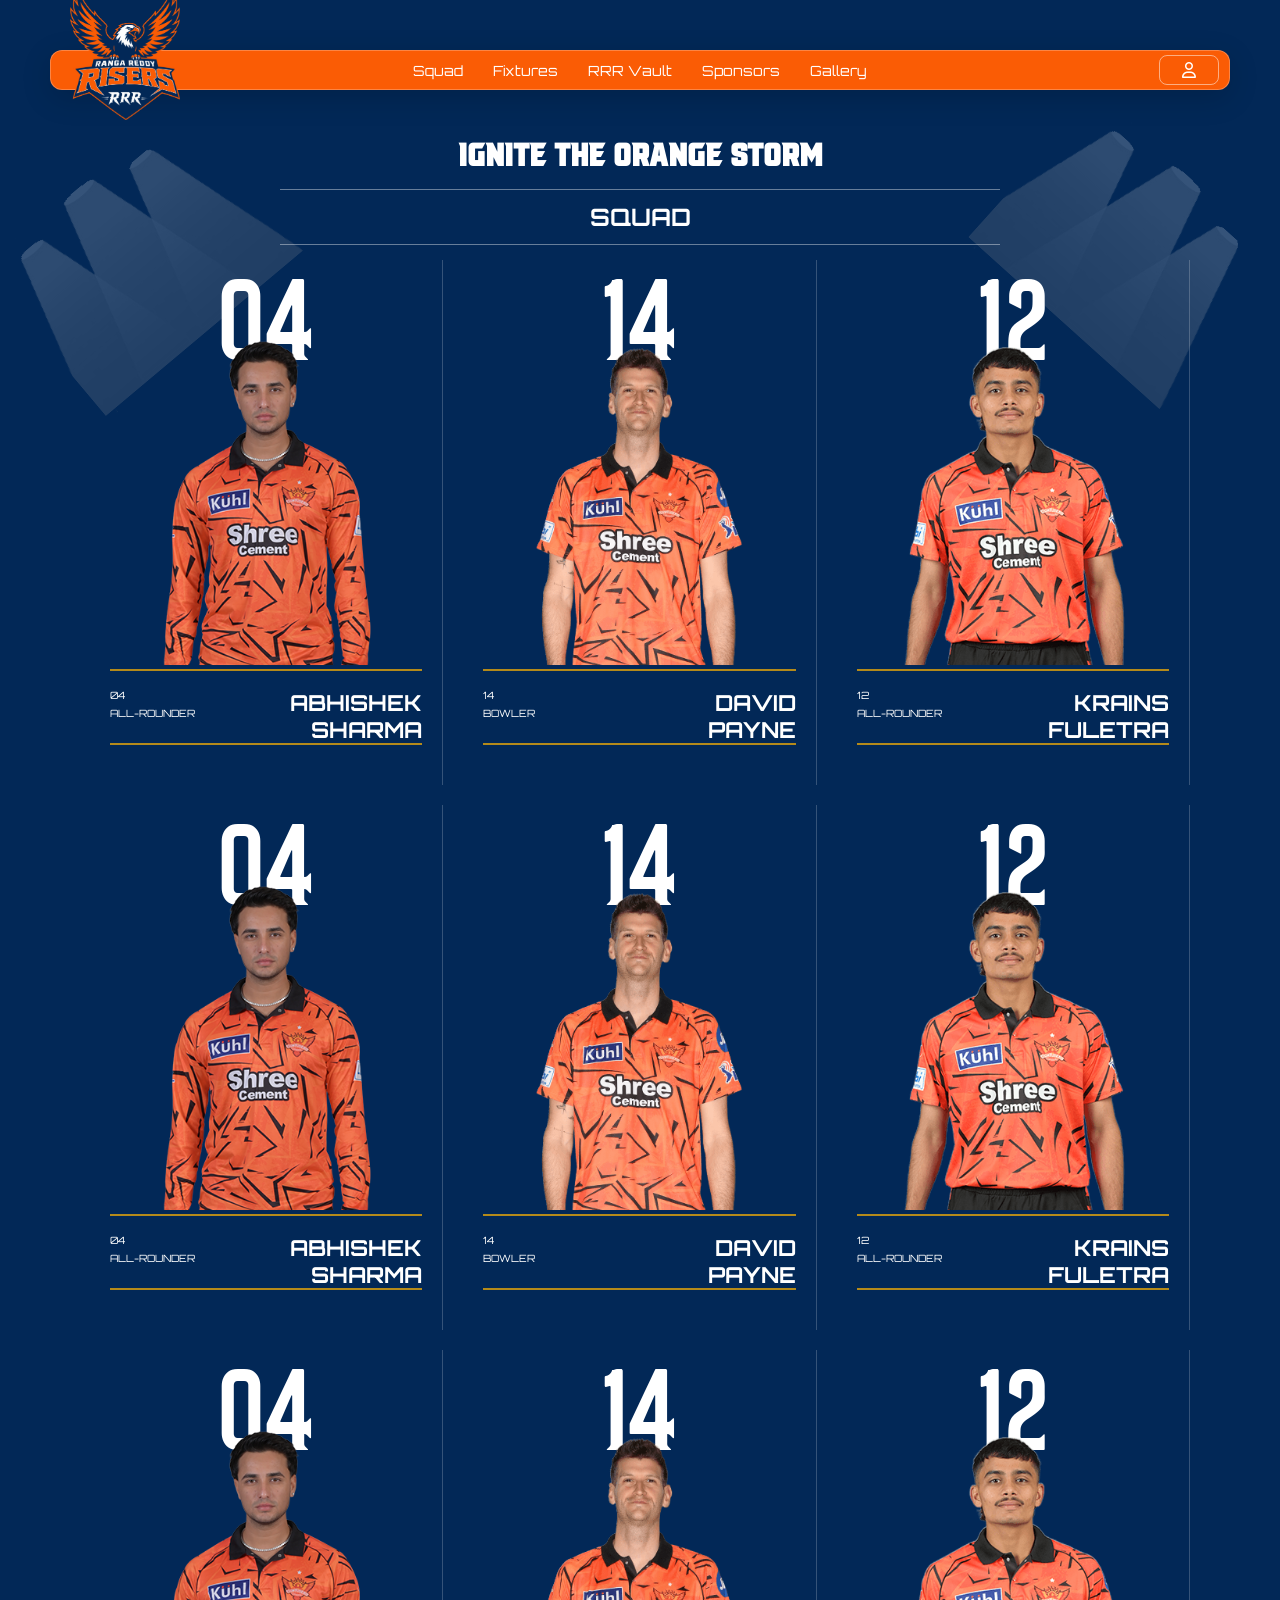
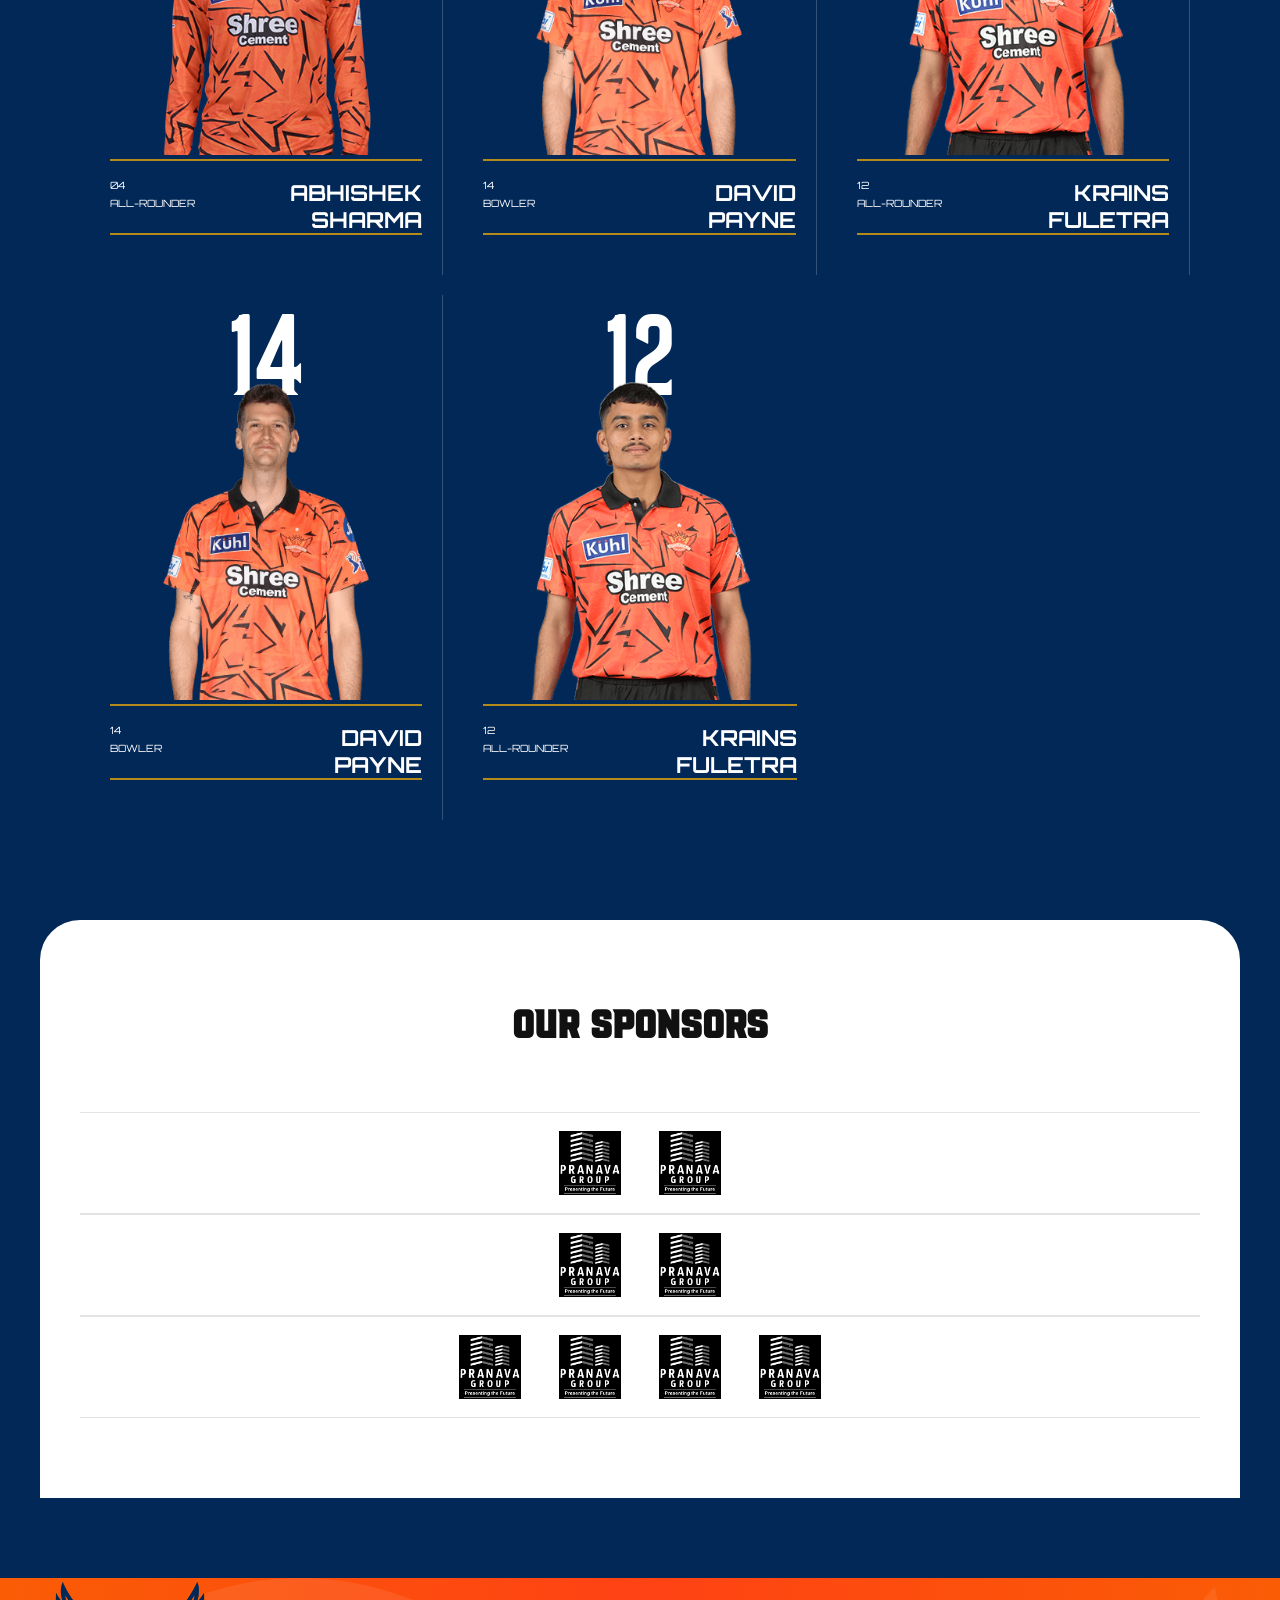
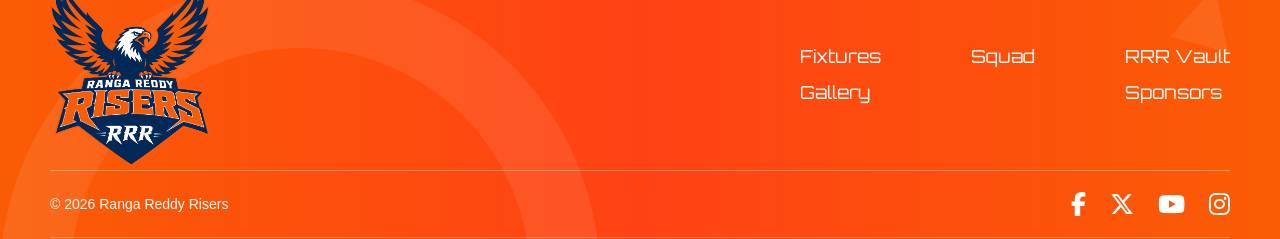
<file: index.html>
<!DOCTYPE html>
<html lang="en">

<head>
    <meta charset="UTF-8">
    <meta name="viewport" content="width=device-width,initial-scale=1.0">

    <title>RRR</title>
    <link rel="preconnect" href="https://fonts.googleapis.com">
    <link href="https://fonts.googleapis.com/css2?family=Orbitron:wght@400;600;800&display=swap" rel="stylesheet">

    <link rel="stylesheet" href="https://cdnjs.cloudflare.com/ajax/libs/font-awesome/6.5.2/css/all.min.css">
    <link rel="stylesheet" href="/styles.css">
    <link rel="shortcut icon" href="/assets/RRR_Color.png" type="image/x-icon">
    <style>
        body {
            font-family: "Orbitron", sans-serif;
            background: #022857;
        }
    </style>
</head>


<body>

    <div class="header-wrap">

        <div class="logo">
            <img src="/assets/RRR_Color.png">
        </div>

        <header class="header">

            <nav class="menu">
                <a href="/index.html">Squad</a>
                <a href="/fixtures.html">Fixtures</a>
                <a href="/vault.html">RRR Vault</a>
                <a href="/sponsers.html">Sponsors</a>
                <a href="/gallery.html">Gallery</a>
            </nav>

            <div class="profile-box">
                <i class="fa-regular fa-user"></i>
            </div>

        </header>

    </div>

    <div class="main">
        <img src="/assets/bg_lights.png" class="bg-light left-light">
        <img src="/assets/bg_lights.png" class="bg-light right-light">


        <section class="heading">

            <h1>IGNITE THE ORANGE STORM</h1>

            <div class="line"></div>

            <h2>SQUAD</h2>

            <div class="line"></div>

        </section>

        <section class="players">

            <!-- PLAYER -->

            <div class="player">

                <div class="number">04</div>

                <img src="/assets/players/image1.png" class="main-player">

                <div class="hover-data">

                    <div class="stats">
                        <span>MATCHES</span>
                        <h4>76</h4>
                    </div>

                    <div class="stats">
                        <span>RUNS</span>
                        <h4>2180</h4>
                    </div>

                    <div class="stats">
                        <span>STRIKE RATE</span>
                        <h4>145.2</h4>
                    </div>

                    <img src="/assets/players/image1.png" class="corner-player">

                </div>

                <div class="info">

                    <div>
                        <small>04</small>
                        <small>ALL-ROUNDER</small>
                    </div>

                    <h3>ABHISHEK<br>SHARMA</h3>

                </div>

            </div>


            <div class="player">

                <div class="number">14</div>

                <img src="/assets/players/image2.png" class="main-player">

                <div class="hover-data">

                    <div class="stats">
                        <span>MATCHES</span>
                        <h4>120</h4>
                    </div>

                    <div class="stats">
                        <span>RUNS</span>
                        <h4>3200</h4>
                    </div>

                    <div class="stats">
                        <span>SR</span>
                        <h4>138.4</h4>
                    </div>

                    <img src="/assets/players/image2.png" class="corner-player">

                </div>

                <div class="info">

                    <div>
                        <small>14</small>
                        <small>BOWLER</small>
                    </div>

                    <h3>DAVID<br>PAYNE</h3>

                </div>

            </div>

            <div class="player">

                <div class="number">12</div>

                <img src="/assets/players/image3.png" class="main-player">

                <div class="hover-data">

                    <div class="stats">
                        <span>MATCHES</span>
                        <h4>98</h4>
                    </div>

                    <div class="stats">
                        <span>RUNS</span>
                        <h4>2800</h4>
                    </div>

                    <div class="stats">
                        <span>SR</span>
                        <h4>152.8</h4>
                    </div>

                    <img src="/assets/players/image3.png" class="corner-player">

                </div>

                <div class="info">

                    <div>
                        <small>12</small>
                        <small>ALL-ROUNDER</small>
                    </div>

                    <h3>KRAINS<br>FULETRA</h3>

                </div>

            </div>

            <div class="player">

                <div class="number">04</div>

                <img src="/assets/players/image1.png" class="main-player">

                <div class="hover-data">

                    <div class="stats">
                        <span>MATCHES</span>
                        <h4>76</h4>
                    </div>

                    <div class="stats">
                        <span>RUNS</span>
                        <h4>2180</h4>
                    </div>

                    <div class="stats">
                        <span>STRIKE RATE</span>
                        <h4>145.2</h4>
                    </div>

                    <img src="/assets/players/image1.png" class="corner-player">

                </div>

                <div class="info">

                    <div>
                        <small>04</small>
                        <small>ALL-ROUNDER</small>
                    </div>

                    <h3>ABHISHEK<br>SHARMA</h3>

                </div>

            </div>

            <div class="player">

                <div class="number">14</div>

                <img src="/assets/players/image2.png" class="main-player">

                <div class="hover-data">

                    <div class="stats">
                        <span>MATCHES</span>
                        <h4>120</h4>
                    </div>

                    <div class="stats">
                        <span>RUNS</span>
                        <h4>3200</h4>
                    </div>

                    <div class="stats">
                        <span>SR</span>
                        <h4>138.4</h4>
                    </div>

                    <img src="/assets/players/image2.png" class="corner-player">

                </div>

                <div class="info">

                    <div>
                        <small>14</small>
                        <small>BOWLER</small>
                    </div>

                    <h3>DAVID<br>PAYNE</h3>

                </div>

            </div>

            <div class="player">

                <div class="number">12</div>

                <img src="/assets/players/image3.png" class="main-player">

                <div class="hover-data">

                    <div class="stats">
                        <span>MATCHES</span>
                        <h4>98</h4>
                    </div>

                    <div class="stats">
                        <span>RUNS</span>
                        <h4>2800</h4>
                    </div>

                    <div class="stats">
                        <span>SR</span>
                        <h4>152.8</h4>
                    </div>

                    <img src="/assets/players/image3.png" class="corner-player">

                </div>

                <div class="info">

                    <div>
                        <small>12</small>
                        <small>ALL-ROUNDER</small>
                    </div>

                    <h3>KRAINS<br>FULETRA</h3>

                </div>

            </div>
            <div class="player">

                <div class="number">04</div>

                <img src="/assets/players/image1.png" class="main-player">

                <div class="hover-data">

                    <div class="stats">
                        <span>MATCHES</span>
                        <h4>76</h4>
                    </div>

                    <div class="stats">
                        <span>RUNS</span>
                        <h4>2180</h4>
                    </div>

                    <div class="stats">
                        <span>STRIKE RATE</span>
                        <h4>145.2</h4>
                    </div>

                    <img src="/assets/players/image1.png" class="corner-player">

                </div>

                <div class="info">

                    <div>
                        <small>04</small>
                        <small>ALL-ROUNDER</small>
                    </div>

                    <h3>ABHISHEK<br>SHARMA</h3>

                </div>

            </div>

            <div class="player">

                <div class="number">14</div>

                <img src="/assets/players/image2.png" class="main-player">

                <div class="hover-data">

                    <div class="stats">
                        <span>MATCHES</span>
                        <h4>120</h4>
                    </div>

                    <div class="stats">
                        <span>RUNS</span>
                        <h4>3200</h4>
                    </div>

                    <div class="stats">
                        <span>SR</span>
                        <h4>138.4</h4>
                    </div>

                    <img src="/assets/players/image2.png" class="corner-player">

                </div>

                <div class="info">

                    <div>
                        <small>14</small>
                        <small>BOWLER</small>
                    </div>

                    <h3>DAVID<br>PAYNE</h3>

                </div>

            </div>

            <div class="player">

                <div class="number">12</div>

                <img src="/assets/players/image3.png" class="main-player">

                <div class="hover-data">

                    <div class="stats">
                        <span>MATCHES</span>
                        <h4>98</h4>
                    </div>

                    <div class="stats">
                        <span>RUNS</span>
                        <h4>2800</h4>
                    </div>

                    <div class="stats">
                        <span>SR</span>
                        <h4>152.8</h4>
                    </div>

                    <img src="/assets/players/image3.png" class="corner-player">

                </div>

                <div class="info">

                    <div>
                        <small>12</small>
                        <small>ALL-ROUNDER</small>
                    </div>

                    <h3>KRAINS<br>FULETRA</h3>

                </div>

            </div>

            <div class="player">

                <div class="number">14</div>

                <img src="/assets/players/image2.png" class="main-player">

                <div class="hover-data">

                    <div class="stats">
                        <span>MATCHES</span>
                        <h4>120</h4>
                    </div>

                    <div class="stats">
                        <span>RUNS</span>
                        <h4>3200</h4>
                    </div>

                    <div class="stats">
                        <span>SR</span>
                        <h4>138.4</h4>
                    </div>

                    <img src="/assets/players/image2.png" class="corner-player">

                </div>

                <div class="info">

                    <div>
                        <small>14</small>
                        <small>BOWLER</small>
                    </div>

                    <h3>DAVID<br>PAYNE</h3>

                </div>

            </div>

            <div class="player">

                <div class="number">12</div>

                <img src="/assets/players/image3.png" class="main-player">

                <div class="hover-data">

                    <div class="stats">
                        <span>MATCHES</span>
                        <h4>98</h4>
                    </div>

                    <div class="stats">
                        <span>RUNS</span>
                        <h4>2800</h4>
                    </div>

                    <div class="stats">
                        <span>SR</span>
                        <h4>152.8</h4>
                    </div>

                    <img src="/assets/players/image3.png" class="corner-player">

                </div>

                <div class="info">

                    <div>
                        <small>12</small>
                        <small>ALL-ROUNDER</small>
                    </div>

                    <h3>KRAINS<br>FULETRA</h3>

                </div>

            </div>

        </section>

        <!-- SPONSORS -->

        <section class="sponsors-section">

            <h2 class="sponsor-title">OUR SPONSORS</h2>

            <!-- Row 1 (2 images) -->
            <div class="sponsor-row row-2">
                <img src="/assets/logo-pranava.png">
                <img src="/assets/logo-pranava.png">
            </div>

            <!-- Row 2 (2 images) -->
            <div class="sponsor-row row-2">
                <img src="/assets/logo-pranava.png">
                <img src="/assets/logo-pranava.png">
            </div>

            <!-- Row 3 (4 images) -->
            <div class="sponsor-row row-4">
                <img src="/assets/logo-pranava.png">
                <img src="/assets/logo-pranava.png">
                <img src="/assets/logo-pranava.png">
                <img src="/assets/logo-pranava.png">
            </div>
        </section>

        <!-- FOOTER -->

    </div>
    <footer class="srh-footer">

        <!-- Background Shapes -->
        <div class="footer-shape left"></div>
        <div class="footer-shape right"></div>

        <div class="footer-top">

            <div class="footer-logo">
                <img src="/assets/RRR_Color.png" alt="">
            </div>

            <div class="footer-links">

                <div class="footer-col">
                    <a href="/fixtures.html">Fixtures</a>

                    <a href="/gallery.html">Gallery</a>
                </div>

                <div class="footer-col">

                    <a href="/index.html">Squad</a>

                </div>

                <div class="footer-col">
                    <a href="/vault.html">RRR Vault</a>
                    <a href="sponsers.html">Sponsors</a>
                </div>

            </div>

        </div>

        <div class="footer-bottom">

            <p>© 2026 Ranga Reddy Risers</p>

            <div class="socials">

                <a href="#"><i class="fa-brands fa-facebook-f"></i></a>

                <a href="#"><i class="fa-brands fa-x-twitter"></i></a>

                <a href="#"><i class="fa-brands fa-youtube"></i></a>

                <a href="#"><i class="fa-brands fa-instagram"></i></a>

            </div>

        </div>

    </footer>

</body>

</html>
</file>
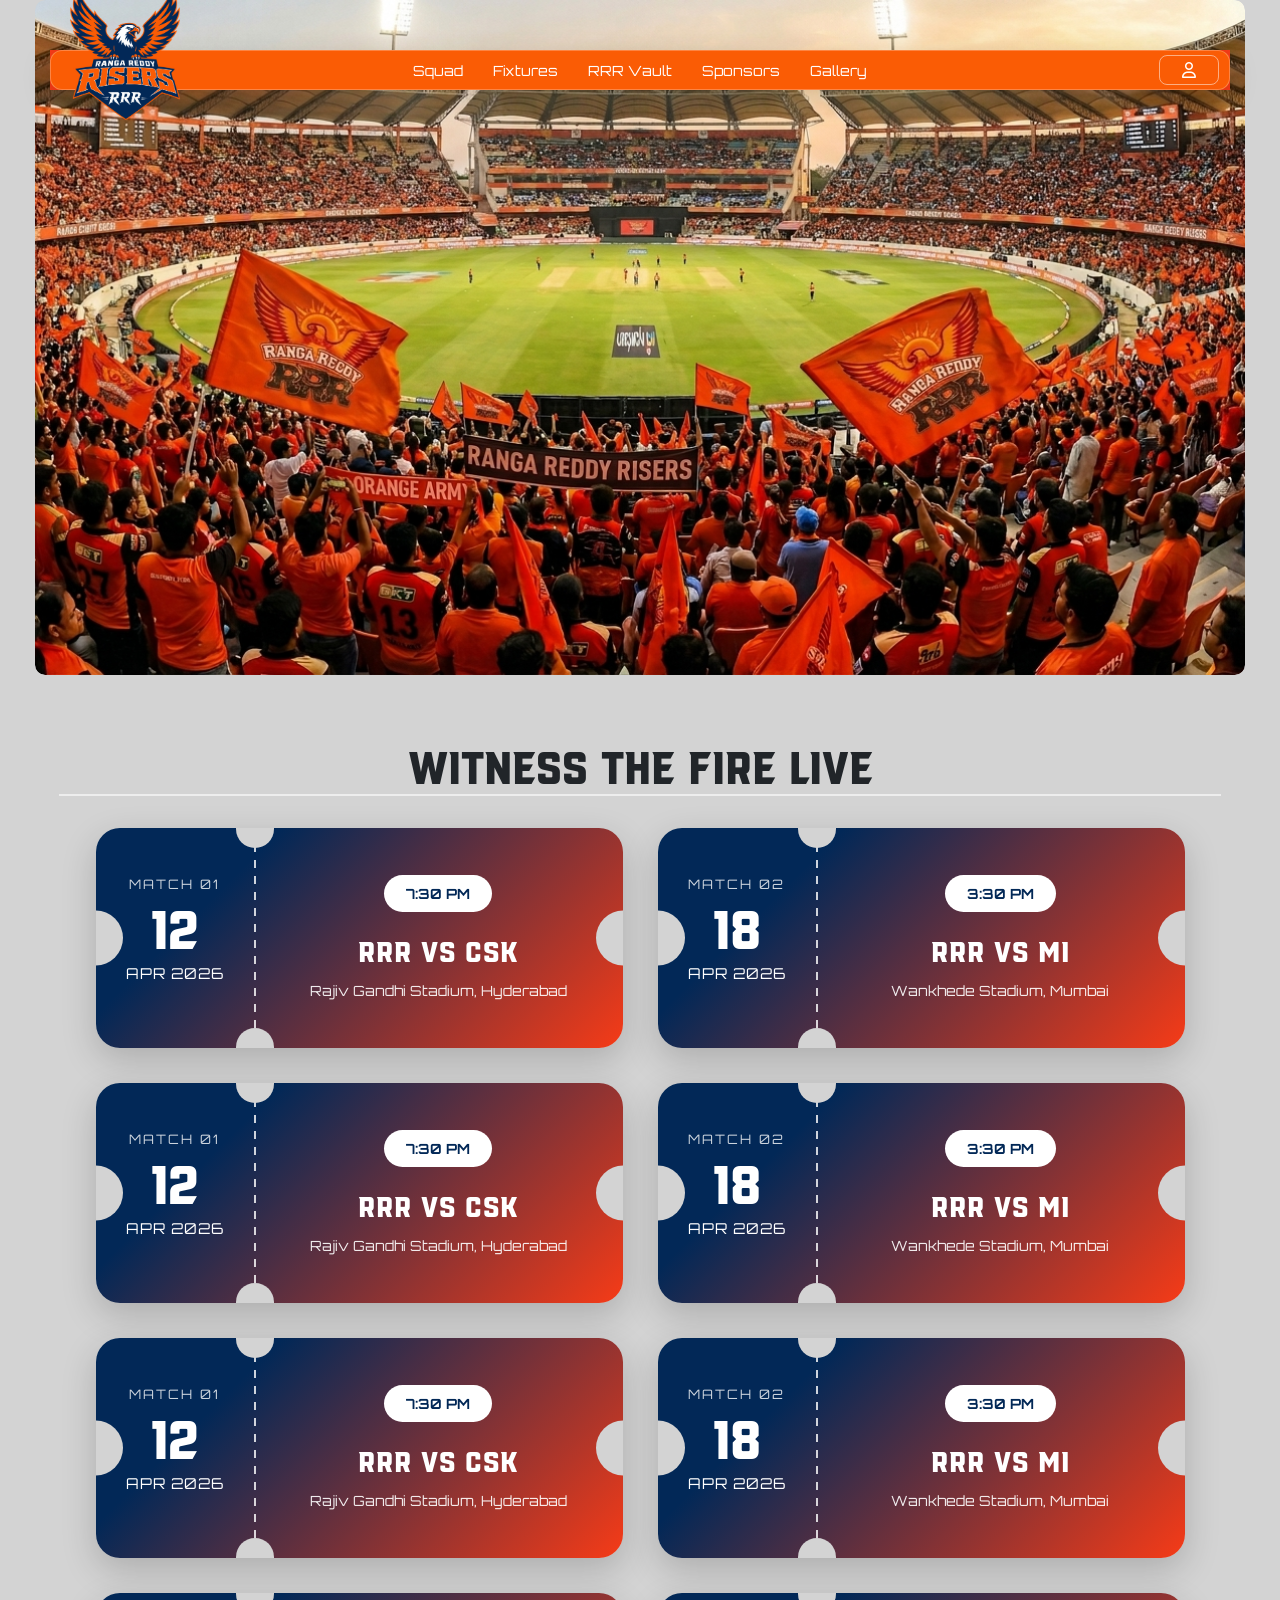
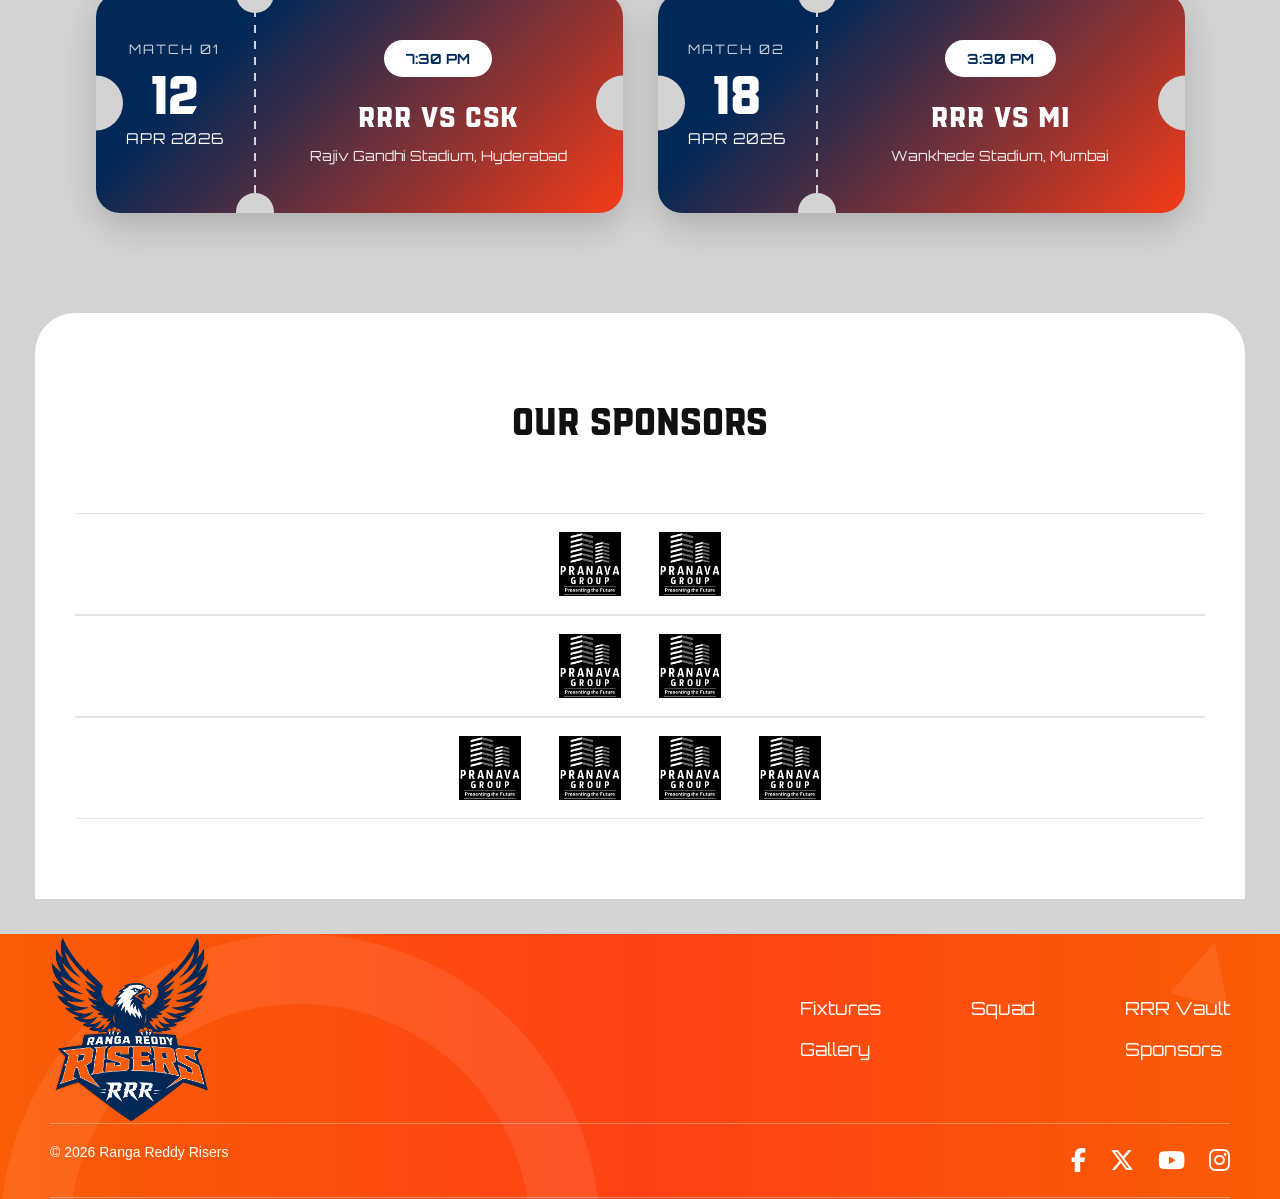
<file: fixtures.html>
<!DOCTYPE html>
<html lang="en">

<head>
    <meta charset="UTF-8">
    <meta name="viewport" content="width=device-width,initial-scale=1.0">

    <title>RRR</title>

    <link rel="preconnect" href="https://fonts.googleapis.com">
    <link href="https://fonts.googleapis.com/css2?family=Orbitron:wght@400;600;800&display=swap" rel="stylesheet">
    <link href="https://cdn.jsdelivr.net/npm/bootstrap@5.3.8/dist/css/bootstrap.min.css" rel="stylesheet"
        crossorigin="anonymous">
    <script src="https://cdn.jsdelivr.net/npm/bootstrap@5.3.8/dist/js/bootstrap.bundle.min.js"
        crossorigin="anonymous"></script>

    <link rel="stylesheet" href="https://cdnjs.cloudflare.com/ajax/libs/font-awesome/6.5.2/css/all.min.css">
    <link rel="stylesheet" href="/styles.css">
    <link rel="shortcut icon" href="/assets/RRR_Color.png" type="image/x-icon">
    <style>
        body {
            background-color: #d3d3d3;
        }

        .header-wrap {
            background-color: #f63b17;
        }
    </style>
</head>

<body>
    <div class="header-wrap">

        <div class="logo">
            <img src="/assets/RRR_Color.png">
        </div>

        <header class="header">

            <nav class="menu">
                <a href="/index.html">Squad</a>
                <a href="/fixtures.html">Fixtures</a>
                <a href="/vault.html">RRR Vault</a>
                <a href="/sponsers.html">Sponsors</a>
                <a href="/gallery.html">Gallery</a>
            </nav>

            <div class="profile-box">
                <i class="fa-regular fa-user"></i>
            </div>

        </header>

    </div>

    <div class="fixtures">

        <!-- Banner Section -->
        <section class="banner">
            <img src="/assets/rrrbanner.png" alt="Banner">
        </section>

        <!-- Ticket Cards Section -->
        <section>
            <div class=" headings p-4">
                <h1 class="headings-01">WITNESS THE FIRE LIVE</h1>
            </div>
            <div class="tickets-section">

                <div class="ticket-card">

                    <div class="ticket-left">
                        <span class="match-no">MATCH 01</span>
                        <h2>12</h2>
                        <p>APR 2026</p>
                    </div>

                    <div class="divider-cut"></div>

                    <div class="ticket-right">

                        <div class="time-badge">
                            7:30 PM
                        </div>

                        <h3>RRR VS CSK</h3>

                        <span class="venue">
                            Rajiv Gandhi Stadium, Hyderabad
                        </span>

                    </div>

                </div>

                <div class="ticket-card">

                    <div class="ticket-left">
                        <span class="match-no">MATCH 02</span>
                        <h2>18</h2>
                        <p>APR 2026</p>
                    </div>

                    <div class="divider-cut"></div>

                    <div class="ticket-right">

                        <div class="time-badge">
                            3:30 PM
                        </div>

                        <h3>RRR VS MI</h3>

                        <span class="venue">
                            Wankhede Stadium, Mumbai
                        </span>

                    </div>

                </div>


                <div class="ticket-card">

                    <div class="ticket-left">
                        <span class="match-no">MATCH 01</span>
                        <h2>12</h2>
                        <p>APR 2026</p>
                    </div>

                    <div class="divider-cut"></div>

                    <div class="ticket-right">

                        <div class="time-badge">
                            7:30 PM
                        </div>

                        <h3>RRR VS CSK</h3>

                        <span class="venue">
                            Rajiv Gandhi Stadium, Hyderabad
                        </span>

                    </div>

                </div>

                <div class="ticket-card">

                    <div class="ticket-left">
                        <span class="match-no">MATCH 02</span>
                        <h2>18</h2>
                        <p>APR 2026</p>
                    </div>

                    <div class="divider-cut"></div>

                    <div class="ticket-right">

                        <div class="time-badge">
                            3:30 PM
                        </div>

                        <h3>RRR VS MI</h3>

                        <span class="venue">
                            Wankhede Stadium, Mumbai
                        </span>

                    </div>

                </div>


                <div class="ticket-card">

                    <div class="ticket-left">
                        <span class="match-no">MATCH 01</span>
                        <h2>12</h2>
                        <p>APR 2026</p>
                    </div>

                    <div class="divider-cut"></div>

                    <div class="ticket-right">

                        <div class="time-badge">
                            7:30 PM
                        </div>

                        <h3>RRR VS CSK</h3>

                        <span class="venue">
                            Rajiv Gandhi Stadium, Hyderabad
                        </span>

                    </div>

                </div>

                <div class="ticket-card">

                    <div class="ticket-left">
                        <span class="match-no">MATCH 02</span>
                        <h2>18</h2>
                        <p>APR 2026</p>
                    </div>

                    <div class="divider-cut"></div>

                    <div class="ticket-right">

                        <div class="time-badge">
                            3:30 PM
                        </div>

                        <h3>RRR VS MI</h3>

                        <span class="venue">
                            Wankhede Stadium, Mumbai
                        </span>

                    </div>

                </div>


                <div class="ticket-card">

                    <div class="ticket-left">
                        <span class="match-no">MATCH 01</span>
                        <h2>12</h2>
                        <p>APR 2026</p>
                    </div>

                    <div class="divider-cut"></div>

                    <div class="ticket-right">

                        <div class="time-badge">
                            7:30 PM
                        </div>

                        <h3>RRR VS CSK</h3>

                        <span class="venue">
                            Rajiv Gandhi Stadium, Hyderabad
                        </span>

                    </div>

                </div>

                <div class="ticket-card">

                    <div class="ticket-left">
                        <span class="match-no">MATCH 02</span>
                        <h2>18</h2>
                        <p>APR 2026</p>
                    </div>

                    <div class="divider-cut"></div>

                    <div class="ticket-right">

                        <div class="time-badge">
                            3:30 PM
                        </div>

                        <h3>RRR VS MI</h3>

                        <span class="venue">
                            Wankhede Stadium, Mumbai
                        </span>

                    </div>

                </div>

            </div>
        </section>
        <section class="sponsors-section">

            <h2 class="sponsor-title">OUR SPONSORS</h2>

            <!-- Row 1 (2 images) -->
            <div class="sponsor-row row-2">
                <img src="/assets/logo-pranava.png">
                <img src="/assets/logo-pranava.png">
            </div>

            <!-- Row 2 (2 images) -->
            <div class="sponsor-row row-2">
                <img src="/assets/logo-pranava.png">
                <img src="/assets/logo-pranava.png">
            </div>

            <!-- Row 3 (4 images) -->
            <div class="sponsor-row row-4">
                <img src="/assets/logo-pranava.png">
                <img src="/assets/logo-pranava.png">
                <img src="/assets/logo-pranava.png">
                <img src="/assets/logo-pranava.png">
            </div>
        </section>

    </div>
    <footer class="srh-footer">

        <!-- Background Shapes -->
        <div class="footer-shape left"></div>
        <div class="footer-shape right"></div>

        <div class="footer-top">

            <div class="footer-logo">
                <img src="/assets/RRR_Color.png" alt="">
            </div>

            <div class="footer-links">

                <div class="footer-col">
                    <a href="/fixtures.html">Fixtures</a>
                    
                    <a href="/gallery.html">Gallery</a>
                </div>

                <div class="footer-col">

                    <a href="/index.html">Squad</a>

                </div>

                <div class="footer-col">
                    <a href="/vault.html">RRR Vault</a>
                    <a href="sponsers.html">Sponsors</a>
                </div>

            </div>

        </div>

        <div class="footer-bottom">

            <p>© 2026 Ranga Reddy Risers</p>

            <div class="socials">

                <a href="#"><i class="fa-brands fa-facebook-f"></i></a>

                <a href="#"><i class="fa-brands fa-x-twitter"></i></a>

                <a href="#"><i class="fa-brands fa-youtube"></i></a>

                <a href="#"><i class="fa-brands fa-instagram"></i></a>

            </div>

        </div>

    </footer>

</body>

</html>
</file>
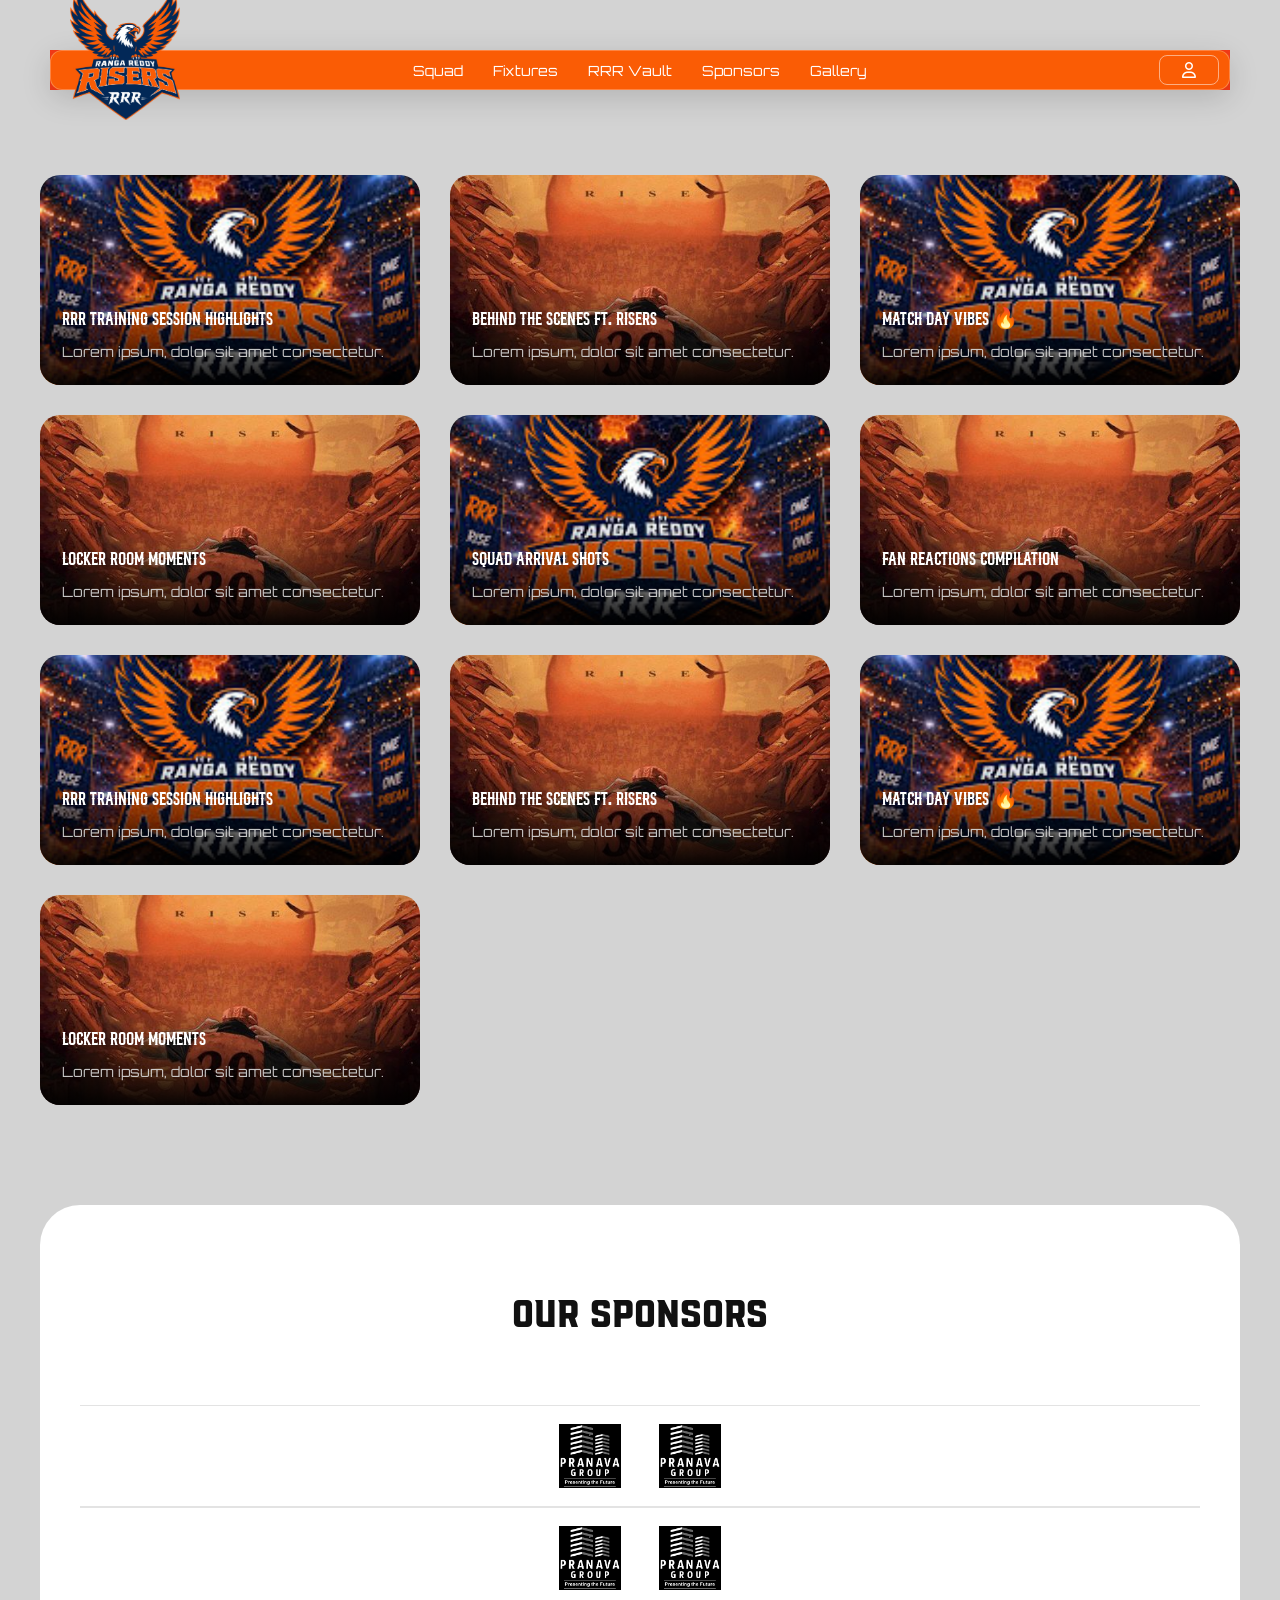
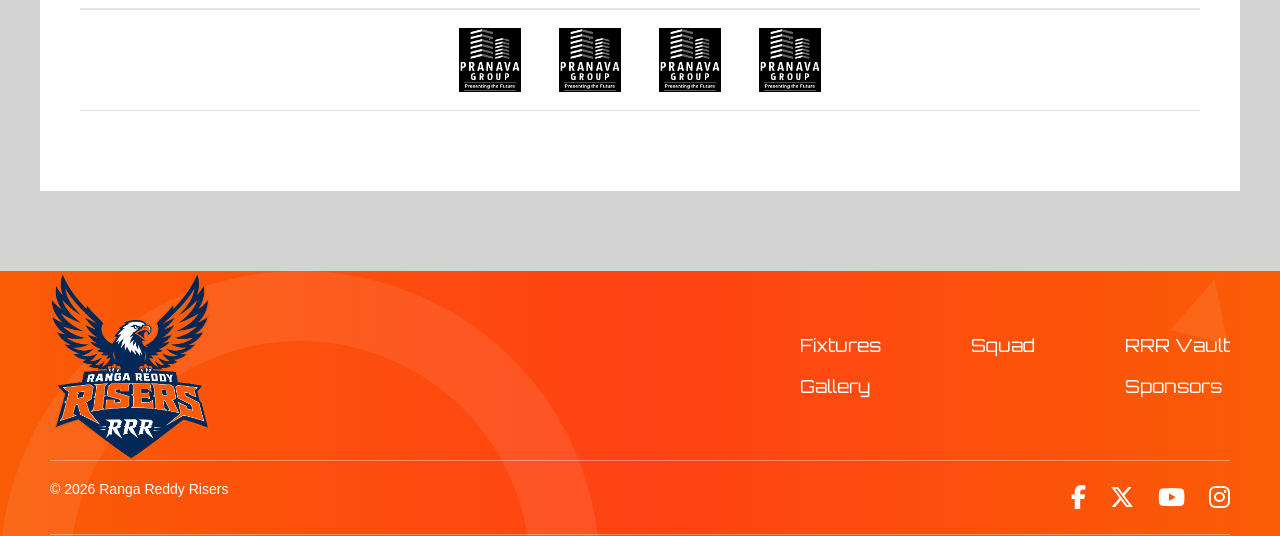
<file: gallery.html>
<!DOCTYPE html>
<html lang="en">

<head>
    <meta charset="UTF-8">
    <meta name="viewport" content="width=device-width,initial-scale=1.0">

    <title>RRR</title>

    <link rel="preconnect" href="https://fonts.googleapis.com">
    <link href="https://fonts.googleapis.com/css2?family=Orbitron:wght@400;600;800&display=swap" rel="stylesheet">
    <link href="https://cdn.jsdelivr.net/npm/bootstrap@5.3.8/dist/css/bootstrap.min.css" rel="stylesheet"
        crossorigin="anonymous">
    <script src="https://cdn.jsdelivr.net/npm/bootstrap@5.3.8/dist/js/bootstrap.bundle.min.js"
        crossorigin="anonymous"></script>

    <link rel="stylesheet" href="https://cdnjs.cloudflare.com/ajax/libs/font-awesome/6.5.2/css/all.min.css">
    <link rel="stylesheet" href="/styles.css">
    <link rel="shortcut icon" href="/assets/RRR_Color.png" type="image/x-icon">
    <style>
        body {
            background-color: #d3d3d3;
        }

        .header-wrap {
            background-color: #f63b17;
        }

        .gallery_thumbs {
            padding: 60px 0px 0px 0%;

            display: grid;
            grid-template-columns: repeat(3, 1fr);
            gap: 30px;
        }

        .gallery_card {
            position: relative;
            overflow: hidden;

            border-radius: 20px;
            cursor: pointer;

            height: 210px;

            transition: .4s ease;
        }

        .gallery_card:hover {
            transform: translateY(-8px);
        }

        .gallery_card img {
            width: 100%;
            height: 100%;

            object-fit: cover;
            display: block;

            transition: .5s;
        }

        .gallery_card:hover img {
            transform: scale(1.08);
        }

        .gallery_overlay {
            position: absolute;

            left: 0;
            right: 0;
            bottom: 0;

            padding: 22px;

            color: white;

            background: linear-gradient(transparent,
                    rgba(0, 0, 0, .45),
                    rgba(0, 0, 0, .95));
        }

        .gallery_overlay h4 {
            font-size: 20px;

            margin-bottom: 8px;

            font-family: "Bronco";

            white-space: nowrap;
            overflow: hidden;
            text-overflow: ellipsis;
        }

        .gallery_overlay span {
            font-size: 14px;
            opacity: .9;

            color: #d9d9d9;
        }

        /* TABLET */

        @media(max-width:992px) {

            .gallery_thumbs {
                grid-template-columns: repeat(2, 1fr);
            }

            .header-wrap {
                background-color: #f63b17;
                border-radius: 10px;
            }

        }

        /* MOBILE */

        @media(max-width:576px) {

            .gallery_thumbs {
                grid-template-columns: 1fr;
                padding: 50px 8%;
            }

            .gallery_card {
                height: 240px;
            }

        }
    </style>
</head>

<body>
    <div class="header-wrap">

        <div class="logo">
            <img src="/assets/RRR_Color.png">
        </div>

        <header class="header">

            <nav class="menu">
                <a href="/index.html">Squad</a>
                <a href="/fixtures.html">Fixtures</a>
                <a href="/vault.html">RRR Vault</a>
                <a href="/sponsers.html">Sponsors</a>
                <a href="/gallery.html">Gallery</a>
            </nav>

            <div class="profile-box">
                <i class="fa-regular fa-user"></i>
            </div>

        </header>

    </div>
    <div class="main">

        <div class="gallery_thumbs">

            <div class="gallery_card">

                <img src="/assets/vault2.jpg" alt="">



                <div class="gallery_overlay">
                    <h4>RRR Training Session Highlights</h4>
                    <span>Lorem ipsum, dolor sit amet consectetur.</span>
                </div>

            </div>

            <div class="gallery_card">

                <img src="/assets/vault.jpg" alt="">



                <div class="gallery_overlay">
                    <h4>Behind The Scenes ft. Risers</h4>
                    <span>Lorem ipsum, dolor sit amet consectetur.</span>
                </div>

            </div>

            <div class="gallery_card">

                <img src="/assets/vault2.jpg" alt="">



                <div class="gallery_overlay">
                    <h4>Match Day Vibes 🔥</h4>
                    <span>Lorem ipsum, dolor sit amet consectetur.</span>
                </div>

            </div>

            <div class="gallery_card">

                <img src="/assets/vault.jpg" alt="">



                <div class="gallery_overlay">
                    <h4>Locker Room Moments</h4>
                    <span>Lorem ipsum, dolor sit amet consectetur.</span>
                </div>

            </div>

            <div class="gallery_card">

                <img src="/assets/vault2.jpg" alt="">



                <div class="gallery_overlay">
                    <h4>Squad Arrival Shots</h4>
                    <span>Lorem ipsum, dolor sit amet consectetur.</span>
                </div>

            </div>

            <div class="gallery_card">

                <img src="/assets/vault.jpg" alt="">



                <div class="gallery_overlay">
                    <h4>Fan Reactions Compilation</h4>
                    <span>Lorem ipsum, dolor sit amet consectetur.</span>
                </div>

            </div>

            <div class="gallery_card">

                <img src="/assets/vault2.jpg" alt="">



                <div class="gallery_overlay">
                    <h4>RRR Training Session Highlights</h4>
                    <span>Lorem ipsum, dolor sit amet consectetur.</span>
                </div>

            </div>

            <div class="gallery_card">

                <img src="/assets/vault.jpg" alt="">



                <div class="gallery_overlay">
                    <h4>Behind The Scenes ft. Risers</h4>
                    <span>Lorem ipsum, dolor sit amet consectetur.</span>
                </div>

            </div>

            <div class="gallery_card">

                <img src="/assets/vault2.jpg" alt="">



                <div class="gallery_overlay">
                    <h4>Match Day Vibes 🔥</h4>
                    <span>Lorem ipsum, dolor sit amet consectetur.</span>
                </div>

            </div>

            <div class="gallery_card">

                <img src="/assets/vault.jpg" alt="">



                <div class="gallery_overlay">
                    <h4>Locker Room Moments</h4>
                    <span>Lorem ipsum, dolor sit amet consectetur.</span>
                </div>

            </div>

        </div>

        <section class="sponsors-section">

            <h2 class="sponsor-title">OUR SPONSORS</h2>

            <!-- Row 1 (2 images) -->
            <div class="sponsor-row row-2">
                <img src="/assets/logo-pranava.png">
                <img src="/assets/logo-pranava.png">
            </div>

            <!-- Row 2 (2 images) -->
            <div class="sponsor-row row-2">
                <img src="/assets/logo-pranava.png">
                <img src="/assets/logo-pranava.png">
            </div>

            <!-- Row 3 (4 images) -->
            <div class="sponsor-row row-4">
                <img src="/assets/logo-pranava.png">
                <img src="/assets/logo-pranava.png">
                <img src="/assets/logo-pranava.png">
                <img src="/assets/logo-pranava.png">

            </div>
        </section>

    </div>
    <footer class="srh-footer">

        <!-- Background Shapes -->
        <div class="footer-shape left"></div>
        <div class="footer-shape right"></div>

        <div class="footer-top">

            <div class="footer-logo">
                <img src="/assets/RRR_Color.png" alt="">
            </div>

            <div class="footer-links">

                <div class="footer-col">
                    <a href="/fixtures.html">Fixtures</a>

                    <a href="/gallery.html">Gallery</a>
                </div>

                <div class="footer-col">

                    <a href="/index.html">Squad</a>

                </div>

                <div class="footer-col">
                    <a href="/vault.html">RRR Vault</a>
                    <a href="sponsers.html">Sponsors</a>
                </div>

            </div>

        </div>

        <div class="footer-bottom">

            <p>© 2026 Ranga Reddy Risers</p>

            <div class="socials">

                <a href="#"><i class="fa-brands fa-facebook-f"></i></a>

                <a href="#"><i class="fa-brands fa-x-twitter"></i></a>

                <a href="#"><i class="fa-brands fa-youtube"></i></a>

                <a href="#"><i class="fa-brands fa-instagram"></i></a>

            </div>

        </div>

    </footer>

</body>

</html>
</file>
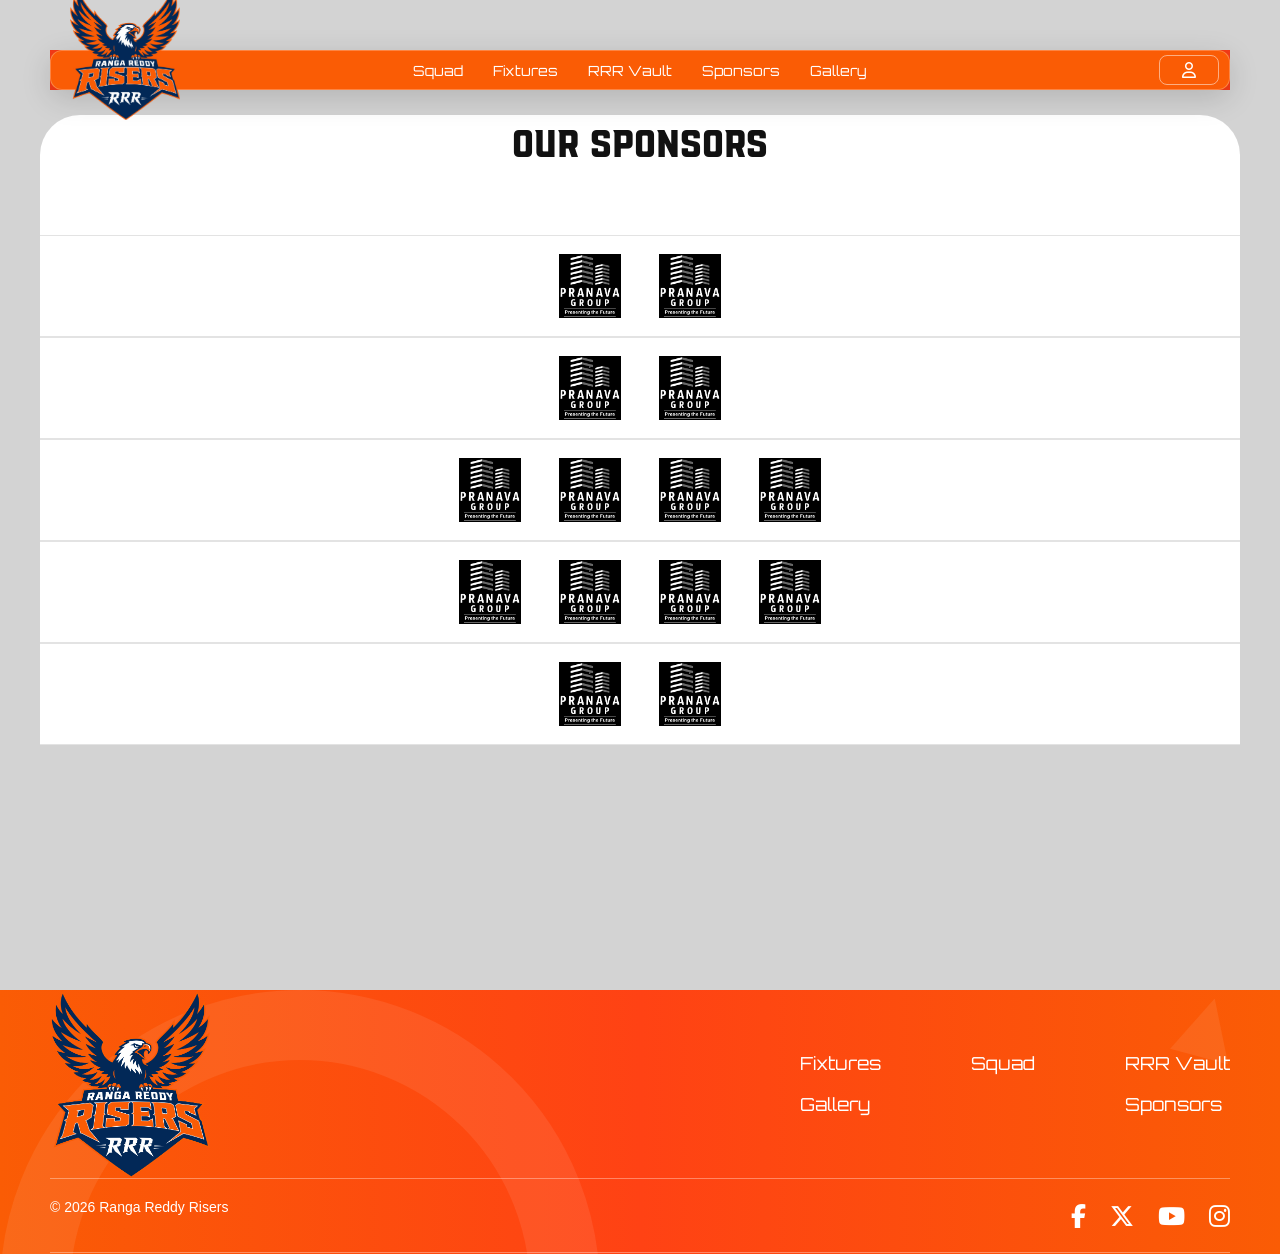
<file: sponsers.html>
<!DOCTYPE html>
<html lang="en">

<head>
    <meta charset="UTF-8">
    <meta name="viewport" content="width=device-width,initial-scale=1.0">

    <title>RRR</title>

    <link rel="preconnect" href="https://fonts.googleapis.com">
    <link href="https://fonts.googleapis.com/css2?family=Orbitron:wght@400;600;800&display=swap" rel="stylesheet">
    <link href="https://cdn.jsdelivr.net/npm/bootstrap@5.3.8/dist/css/bootstrap.min.css" rel="stylesheet"
        crossorigin="anonymous">
    <script src="https://cdn.jsdelivr.net/npm/bootstrap@5.3.8/dist/js/bootstrap.bundle.min.js"
        crossorigin="anonymous"></script>

    <link rel="stylesheet" href="https://cdnjs.cloudflare.com/ajax/libs/font-awesome/6.5.2/css/all.min.css">
    <link rel="stylesheet" href="/styles.css">
    <link rel="shortcut icon" href="/assets/RRR_Color.png" type="image/x-icon">
    <style>
        body {
            background-color: #d3d3d3;
        }

        .header-wrap {
            background-color: #f63b17;
        }

        .sponsors-section {
            background: #fff;
            margin-top: 0px;
            border-radius: 40px 40px 0 0;
            padding: 0px;
        }
    </style>
</head>

<body>
    <div class="header-wrap">

        <div class="logo">
            <img src="/assets/RRR_Color.png">
        </div>

        <header class="header">

            <nav class="menu">
                <a href="/index.html">Squad</a>
                <a href="/fixtures.html">Fixtures</a>
                <a href="/vault.html">RRR Vault</a>
                <a href="/sponsers.html">Sponsors</a>
                <a href="/gallery.html">Gallery</a>
            </nav>

            <div class="profile-box">
                <i class="fa-regular fa-user"></i>
            </div>

        </header>

    </div>
    <div class="main">
        <section class="sponsors-section">

            <h2 class="sponsor-title">OUR SPONSORS</h2>

            <!-- Row 1 (2 images) -->
            <div class="sponsor-row row-2">
                <img src="/assets/logo-pranava.png">
                <img src="/assets/logo-pranava.png">
            </div>

            <!-- Row 2 (2 images) -->
            <div class="sponsor-row row-2">
                <img src="/assets/logo-pranava.png">
                <img src="/assets/logo-pranava.png">
            </div>

            <!-- Row 3 (4 images) -->
            <div class="sponsor-row row-4">
                <img src="/assets/logo-pranava.png">
                <img src="/assets/logo-pranava.png">
                <img src="/assets/logo-pranava.png">
                <img src="/assets/logo-pranava.png">

            </div>

            <div class="sponsor-row row-4">
                <img src="/assets/logo-pranava.png">
                <img src="/assets/logo-pranava.png">
                <img src="/assets/logo-pranava.png">
                <img src="/assets/logo-pranava.png">
            </div>

            <div class="sponsor-row row-2">
                <img src="/assets/logo-pranava.png">
                <img src="/assets/logo-pranava.png">
            </div>

        </section>

    </div>
    <footer class="srh-footer">

        <!-- Background Shapes -->
        <div class="footer-shape left"></div>
        <div class="footer-shape right"></div>

        <div class="footer-top">

            <div class="footer-logo">
                <img src="/assets/RRR_Color.png" alt="">
            </div>

            <div class="footer-links">

                <div class="footer-col">
                    <a href="/fixtures.html">Fixtures</a>
                    
                    <a href="/gallery.html">Gallery</a>
                </div>

                <div class="footer-col">

                    <a href="/index.html">Squad</a>

                </div>

                <div class="footer-col">
                    <a href="/vault.html">RRR Vault</a>
                    <a href="sponsers.html">Sponsors</a>
                </div>

            </div>

        </div>

        <div class="footer-bottom">

            <p>© 2026 Ranga Reddy Risers</p>

            <div class="socials">

                <a href="#"><i class="fa-brands fa-facebook-f"></i></a>

                <a href="#"><i class="fa-brands fa-x-twitter"></i></a>

                <a href="#"><i class="fa-brands fa-youtube"></i></a>

                <a href="#"><i class="fa-brands fa-instagram"></i></a>

            </div>

        </div>

    </footer>

</body>

</html>
</file>
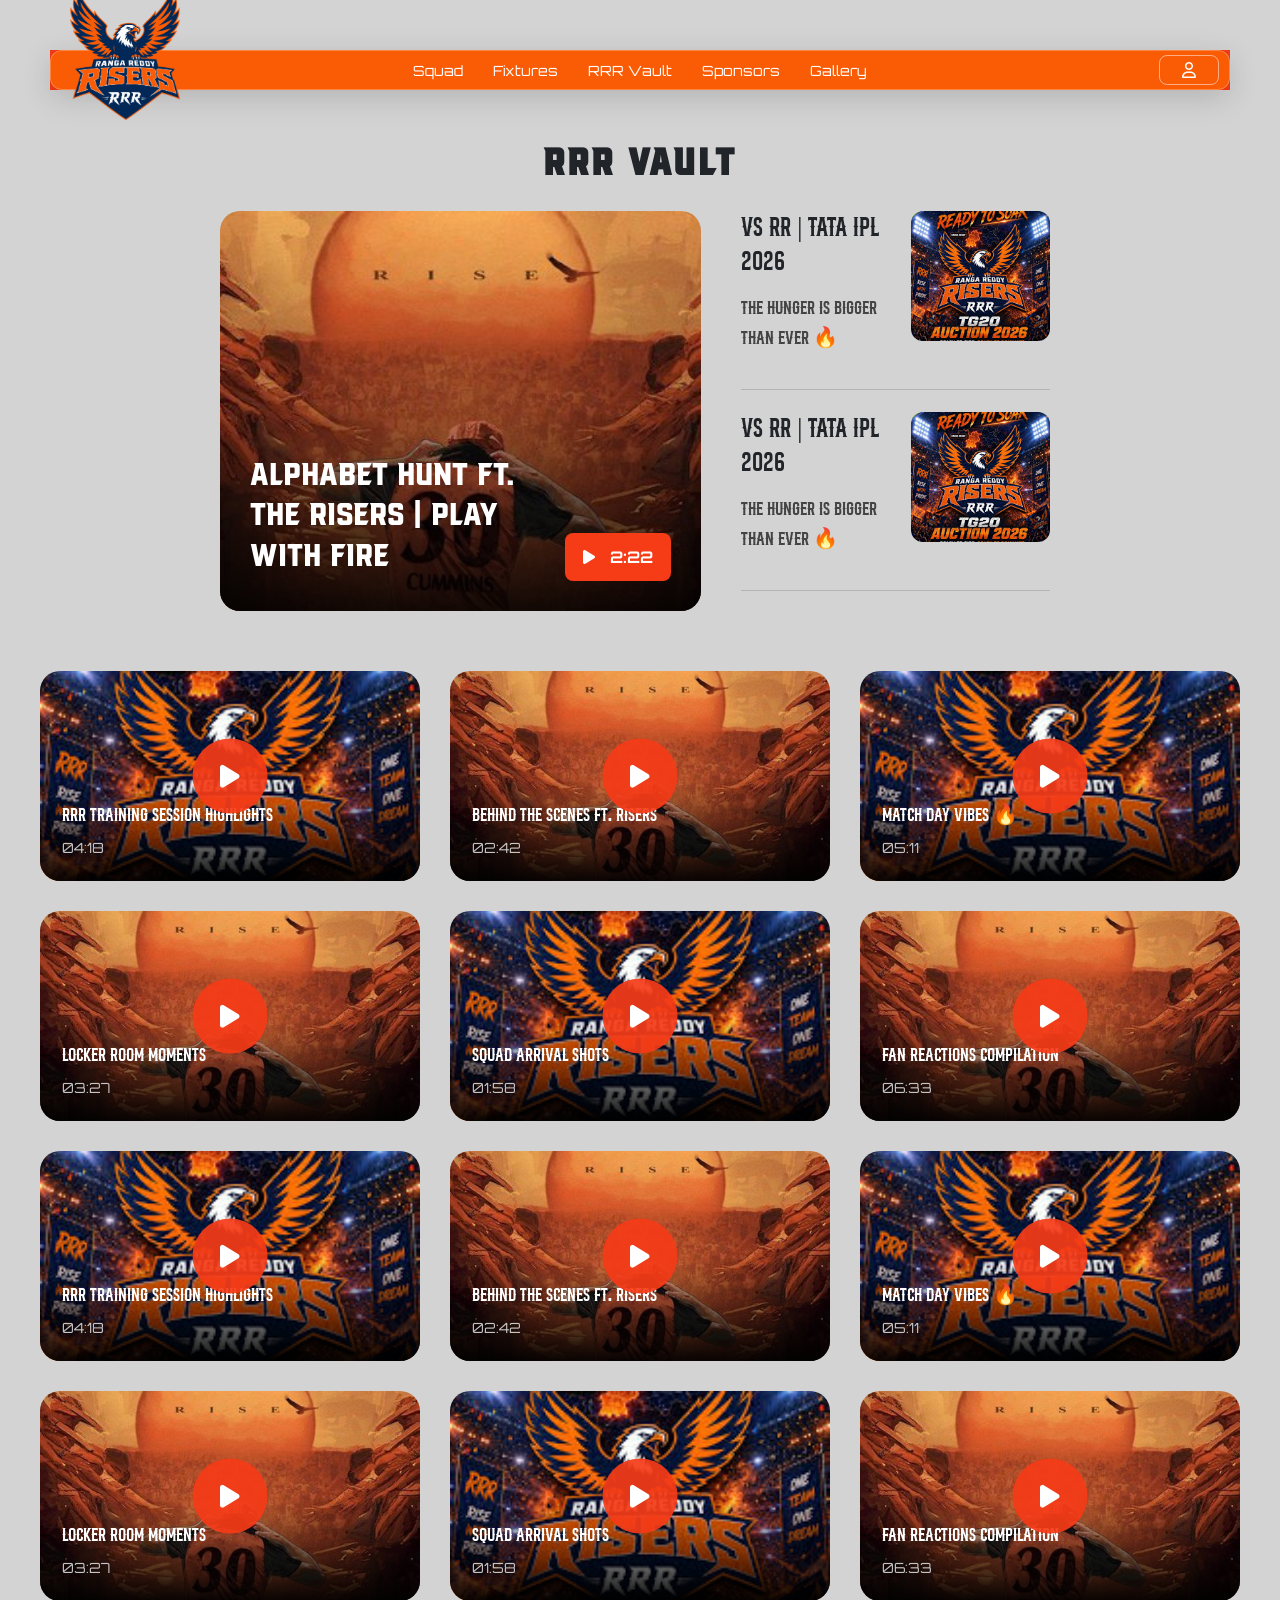
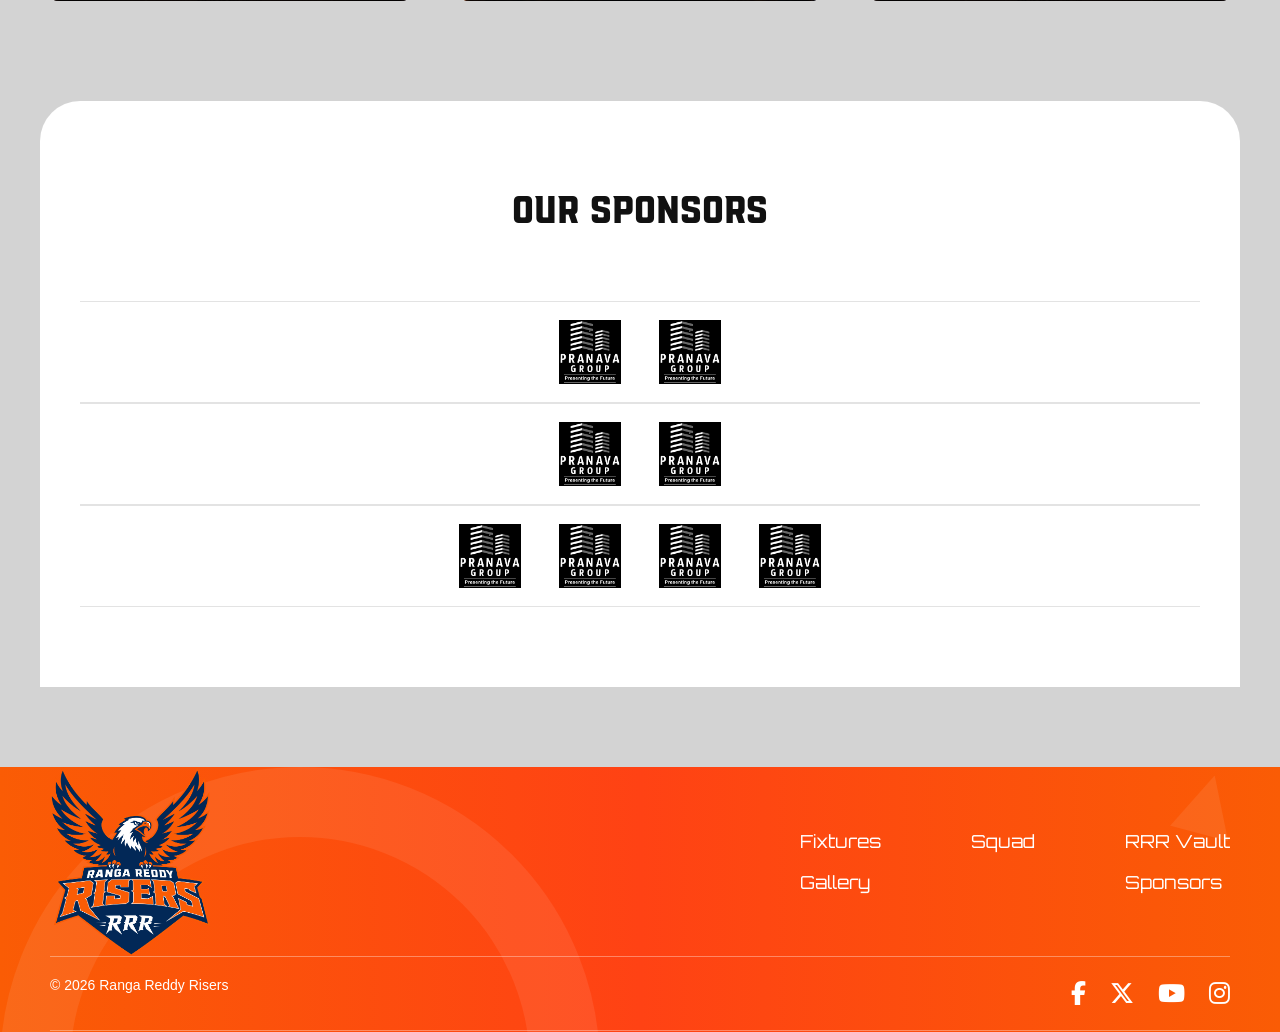
<file: vault.html>
<!DOCTYPE html>
<html lang="en">

<head>
    <meta charset="UTF-8">
    <meta name="viewport" content="width=device-width,initial-scale=1.0">

    <title>RRR</title>

    <link rel="preconnect" href="https://fonts.googleapis.com">
    <link href="https://fonts.googleapis.com/css2?family=Orbitron:wght@400;600;800&display=swap" rel="stylesheet">
    <link href="https://cdn.jsdelivr.net/npm/bootstrap@5.3.8/dist/css/bootstrap.min.css" rel="stylesheet"
        crossorigin="anonymous">
    <script src="https://cdn.jsdelivr.net/npm/bootstrap@5.3.8/dist/js/bootstrap.bundle.min.js"
        crossorigin="anonymous"></script>

    <link rel="stylesheet" href="https://cdnjs.cloudflare.com/ajax/libs/font-awesome/6.5.2/css/all.min.css">
    <link rel="stylesheet" href="/styles.css">
    <link rel="shortcut icon" href="/assets/RRR_Color.png" type="image/x-icon">
    <style>
        body {
            background-color: #d3d3d3;
        }

        .header-wrap {
            background-color: #f63b17;
        }

        /* ================= VAULT ================= */

        .vault {
            padding: 0px 15%;
            background: #d3d3d3;
        }

        .vault-title {
            text-align: center;
            font-size: 40px;
            font-weight: 800;
            padding: 20px;
            font-family: "Redzone";
            letter-spacing: 3px;
        }

        .vault-wrapper {
            display: flex;
            gap: 40px;
            align-items: flex-start;
        }

        /* FEATURED */

        .vault-featured {
            flex: 1.4;
        }

        .featured-image {
            position: relative;
            border-radius: 20px;
            overflow: hidden;
        }

        .featured-image img {
            width: 100%;
            height: 400px;
            object-fit: cover;
            display: block;
        }

        .featured-overlay {
            position: absolute;
            inset: 0;
            background: linear-gradient(transparent,
                    rgba(0, 0, 0, .2),
                    rgba(0, 0, 0, .9));

            display: flex;
            align-items: flex-end;
        }

        .featured-content {
            width: 100%;
            padding: 30px;
            color: white;

            display: flex;
            justify-content: space-between;
            align-items: flex-end;
        }

        .featured-content h3 {
            width: 70%;
            font-size: 34px;
            font-family: "Redzone";
        }

        .video-time {
            background: #f63b17;
            padding: 12px 18px;
            border-radius: 8px;

            display: flex;
            gap: 15px;
            align-items: center;

            font-weight: 700;
        }

        /* RIGHT SIDE */

        .vault-list {
            flex: .9;

            max-height: 400px;
            overflow-y: auto;

            display: flex;
            flex-direction: column;
            gap: 22px;

            padding-right: 10px;
        }

        .vault-list::-webkit-scrollbar {
            width: 8px;
        }

        .vault-list::-webkit-scrollbar-thumb {
            background: #888;
            border-radius: 20px;
        }

        .vault-card {
            display: flex;
            gap: 20px;

            border-bottom: 1px solid rgba(0, 0, 0, .15);

            padding-bottom: 20px;
        }

        .vault-card img {
            width: 220px;
            height: 130px;

            border-radius: 12px;
            object-fit: cover;
        }

        .vault-info {
            display: flex;
            flex-direction: column;
            justify-content: center;
            font-family: "Bronco";
        }

        .vault-info h4 {
            font-size: 28px;
            margin-bottom: 15px;
        }

        .vault-info p {
            font-size: 20px;
            color: #444;
        }

        /* RESPONSIVE */

        @media(max-width:992px) {
            .vault {
                padding: 0;
            }

            .vault-wrapper {
                flex-direction: column;
            }

            .vault-title {
                font-size: 48px;
            }

            .featured-image img {
                height: 420px;
            }

            .vault-card {
                flex-direction: column;
            }

            .vault-card img {
                width: 100%;
                height: 220px;
            }

            .vault-info h4 {
                font-size: 22px;
            }

            .vault-info p {
                font-size: 17px;
            }

        }

        @media(max-width:576px) {

            .vault-title {
                font-size: 34px;
            }

            .featured-content {
                flex-direction: column;
                gap: 20px;
                align-items: flex-start;
            }

            .featured-content h3 {
                width: 100%;
                font-size: 24px;
            }

        }


        /* ================= VIDEO THUMBS ================= */

        .vault_thumbs {
            padding: 60px 0px 0px 0%;

            display: grid;
            grid-template-columns: repeat(3, 1fr);
            gap: 30px;
        }

        .thumb-card {
            position: relative;
            overflow: hidden;

            border-radius: 20px;
            cursor: pointer;

            height: 210px;

            transition: .4s ease;
        }

        .thumb-card:hover {
            transform: translateY(-8px);
        }

        .thumb-card img {
            width: 100%;
            height: 100%;

            object-fit: cover;
            display: block;

            transition: .5s;
        }

        .thumb-card:hover img {
            transform: scale(1.08);
        }

        .thumb-play {
            position: absolute;

            top: 50%;
            left: 50%;

            transform: translate(-50%, -50%);

            width: 75px;
            height: 75px;

            border-radius: 50%;

            background: rgba(246, 59, 23, .92);

            display: flex;
            justify-content: center;
            align-items: center;

            color: white;
            font-size: 26px;

            z-index: 5;

            transition: .3s;
        }

        .thumb-card:hover .thumb-play {
            transform: translate(-50%, -50%) scale(1.12);
        }

        .thumb-overlay {
            position: absolute;

            left: 0;
            right: 0;
            bottom: 0;

            padding: 22px;

            color: white;

            background: linear-gradient(transparent,
                    rgba(0, 0, 0, .45),
                    rgba(0, 0, 0, .95));
        }

        .thumb-overlay h4 {
            font-size: 20px;

            margin-bottom: 8px;

            font-family: "Bronco";

            white-space: nowrap;
            overflow: hidden;
            text-overflow: ellipsis;
        }

        .thumb-overlay span {
            font-size: 14px;
            opacity: .9;

            color: #d9d9d9;
        }

        /* TABLET */

        @media(max-width:992px) {

            .vault_thumbs {
                grid-template-columns: repeat(2, 1fr);
            }

        }

        /* MOBILE */

        @media(max-width:576px) {

            .vault_thumbs {
                grid-template-columns: 1fr;
                padding: 50px 8%;
            }

            .thumb-card {
                height: 240px;
            }

            .thumb-play {
                width: 60px;
                height: 60px;
                font-size: 22px;
            }

        }
    </style>
</head>

<body>
    <div class="header-wrap">

        <div class="logo">
            <img src="/assets/RRR_Color.png">
        </div>

        <header class="header">

            <nav class="menu">
                <a href="/index.html">Squad</a>
                <a href="/fixtures.html">Fixtures</a>
                <a href="/vault.html">RRR Vault</a>
                <a href="/sponsers.html">Sponsors</a>
                <a href="/gallery.html">Gallery</a>
            </nav>

            <div class="profile-box">
                <i class="fa-regular fa-user"></i>
            </div>

        </header>

    </div>
    <div class="main">

        <div class="vault">

            <h1 class="vault-title">RRR VAULT</h1>

            <div class="vault-wrapper">

                <!-- LEFT FEATURED -->
                <div class="vault-featured">

                    <div class="featured-image">

                        <img src="/assets/vault.jpg" alt="">

                        <div class="featured-overlay">

                            <div class="featured-content">

                                <h3>Alphabet Hunt ft. The Risers | Play With Fire</h3>

                                <div class="video-time">
                                    <i class="fa-solid fa-play"></i>
                                    <span>2:22</span>
                                </div>

                            </div>

                        </div>

                    </div>

                </div>

                <!-- RIGHT SCROLL -->
                <div class="vault-list">

                    <div class="vault-card">
                        <div class="vault-info">
                            <h4>vs RR | TATA IPL 2026</h4>
                            <p>The hunger is bigger than ever 🔥</p>
                        </div>

                        <img src="/assets/vault2.jpg">

                    </div>
                    <div class="vault-card">
                        <div class="vault-info">
                            <h4>vs RR | TATA IPL 2026</h4>
                            <p>The hunger is bigger than ever 🔥</p>
                        </div>

                        <img src="/assets/vault2.jpg">

                    </div>
                    <div class="vault-card">
                        <div class="vault-info">
                            <h4>vs RR | TATA IPL 2026</h4>
                            <p>The hunger is bigger than ever 🔥</p>
                        </div>

                        <img src="/assets/vault2.jpg">

                    </div>
                    <div class="vault-card">
                        <div class="vault-info">
                            <h4>vs RR | TATA IPL 2026</h4>
                            <p>The hunger is bigger than ever 🔥</p>
                        </div>

                        <img src="/assets/vault2.jpg">

                    </div>
                    <div class="vault-card">
                        <div class="vault-info">
                            <h4>vs RR | TATA IPL 2026</h4>
                            <p>The hunger is bigger than ever 🔥</p>
                        </div>

                        <img src="/assets/vault2.jpg">

                    </div>

                </div>

            </div>

        </div>

        <div class="vault_thumbs">

            <div class="thumb-card">

                <img src="/assets/vault2.jpg" alt="">

                <div class="thumb-play">
                    <i class="fa-solid fa-play"></i>
                </div>

                <div class="thumb-overlay">
                    <h4>RRR Training Session Highlights</h4>
                    <span>04:18</span>
                </div>

            </div>

            <div class="thumb-card">

                <img src="/assets/vault.jpg" alt="">

                <div class="thumb-play">
                    <i class="fa-solid fa-play"></i>
                </div>

                <div class="thumb-overlay">
                    <h4>Behind The Scenes ft. Risers</h4>
                    <span>02:42</span>
                </div>

            </div>

            <div class="thumb-card">

                <img src="/assets/vault2.jpg" alt="">

                <div class="thumb-play">
                    <i class="fa-solid fa-play"></i>
                </div>

                <div class="thumb-overlay">
                    <h4>Match Day Vibes 🔥</h4>
                    <span>05:11</span>
                </div>

            </div>

            <div class="thumb-card">

                <img src="/assets/vault.jpg" alt="">

                <div class="thumb-play">
                    <i class="fa-solid fa-play"></i>
                </div>

                <div class="thumb-overlay">
                    <h4>Locker Room Moments</h4>
                    <span>03:27</span>
                </div>

            </div>

            <div class="thumb-card">

                <img src="/assets/vault2.jpg" alt="">

                <div class="thumb-play">
                    <i class="fa-solid fa-play"></i>
                </div>

                <div class="thumb-overlay">
                    <h4>Squad Arrival Shots</h4>
                    <span>01:58</span>
                </div>

            </div>

            <div class="thumb-card">

                <img src="/assets/vault.jpg" alt="">

                <div class="thumb-play">
                    <i class="fa-solid fa-play"></i>
                </div>

                <div class="thumb-overlay">
                    <h4>Fan Reactions Compilation</h4>
                    <span>06:33</span>
                </div>

            </div>

            <div class="thumb-card">

                <img src="/assets/vault2.jpg" alt="">

                <div class="thumb-play">
                    <i class="fa-solid fa-play"></i>
                </div>

                <div class="thumb-overlay">
                    <h4>RRR Training Session Highlights</h4>
                    <span>04:18</span>
                </div>

            </div>

            <div class="thumb-card">

                <img src="/assets/vault.jpg" alt="">

                <div class="thumb-play">
                    <i class="fa-solid fa-play"></i>
                </div>

                <div class="thumb-overlay">
                    <h4>Behind The Scenes ft. Risers</h4>
                    <span>02:42</span>
                </div>

            </div>

            <div class="thumb-card">

                <img src="/assets/vault2.jpg" alt="">

                <div class="thumb-play">
                    <i class="fa-solid fa-play"></i>
                </div>

                <div class="thumb-overlay">
                    <h4>Match Day Vibes 🔥</h4>
                    <span>05:11</span>
                </div>

            </div>

            <div class="thumb-card">

                <img src="/assets/vault.jpg" alt="">

                <div class="thumb-play">
                    <i class="fa-solid fa-play"></i>
                </div>

                <div class="thumb-overlay">
                    <h4>Locker Room Moments</h4>
                    <span>03:27</span>
                </div>

            </div>

            <div class="thumb-card">

                <img src="/assets/vault2.jpg" alt="">

                <div class="thumb-play">
                    <i class="fa-solid fa-play"></i>
                </div>

                <div class="thumb-overlay">
                    <h4>Squad Arrival Shots</h4>
                    <span>01:58</span>
                </div>

            </div>

            <div class="thumb-card">

                <img src="/assets/vault.jpg" alt="">

                <div class="thumb-play">
                    <i class="fa-solid fa-play"></i>
                </div>

                <div class="thumb-overlay">
                    <h4>Fan Reactions Compilation</h4>
                    <span>06:33</span>
                </div>

            </div>

        </div>

        <section class="sponsors-section">

            <h2 class="sponsor-title">OUR SPONSORS</h2>

            <!-- Row 1 (2 images) -->
            <div class="sponsor-row row-2">
                <img src="/assets/logo-pranava.png">
                <img src="/assets/logo-pranava.png">
            </div>

            <!-- Row 2 (2 images) -->
            <div class="sponsor-row row-2">
                <img src="/assets/logo-pranava.png">
                <img src="/assets/logo-pranava.png">
            </div>

            <!-- Row 3 (4 images) -->
            <div class="sponsor-row row-4">
                <img src="/assets/logo-pranava.png">
                <img src="/assets/logo-pranava.png">
                <img src="/assets/logo-pranava.png">
                <img src="/assets/logo-pranava.png">
            </div>
        </section>
    </div>

    <footer class="srh-footer">

        <!-- Background Shapes -->
        <div class="footer-shape left"></div>
        <div class="footer-shape right"></div>

        <div class="footer-top">

            <div class="footer-logo">
                <img src="/assets/RRR_Color.png" alt="">
            </div>

            <div class="footer-links">

                <div class="footer-col">
                    <a href="/fixtures.html">Fixtures</a>

                    <a href="/gallery.html">Gallery</a>
                </div>

                <div class="footer-col">

                    <a href="/index.html">Squad</a>

                </div>

                <div class="footer-col">
                    <a href="/vault.html">RRR Vault</a>
                    <a href="sponsers.html">Sponsors</a>
                </div>

            </div>

        </div>


        <div class="footer-bottom">

            <p>© 2026 Ranga Reddy Risers</p>

            <div class="socials">

                <a href="#"><i class="fa-brands fa-facebook-f"></i></a>

                <a href="#"><i class="fa-brands fa-x-twitter"></i></a>

                <a href="#"><i class="fa-brands fa-youtube"></i></a>

                <a href="#"><i class="fa-brands fa-instagram"></i></a>

            </div>

        </div>

    </footer>

</body>

</html>
</file>
<file: styles.css>
* {
  margin: 0;
  padding: 0;
  box-sizing: border-box;
}

body {
  font-family: "Orbitron", sans-serif;
  overflow-x: hidden;
}

/* CUSTOM FONTS */

@font-face {
  font-family: "Bronco";
  src: url("./fonts/BroncoPersonalUse.ttf");
}

@font-face {
  font-family: "Redzone";
  src: url("./fonts/VTFRedzone-Classic.ttf");
}

/* MAIN */

.main {
  min-height: 100vh;
  padding: 25px 40px 80px;
  position: relative;
  overflow: hidden;
  isolation: isolate;
}

/* LIGHT IMAGES */

.bg-light {
  position: absolute;
  width: 420px;
  pointer-events: none;
  z-index: 0;
  opacity: 0.2;
}

/* TOP LEFT */

.left-light {
  top: 2%;
  left: -5%;
  transform: rotate(320deg);
  /* animation: floatLeft 6s ease-in-out infinite; */
}

/* TOP RIGHT */

.right-light {
  top: 2%;
  right: -5%;
  transform: rotate(42deg);
  /* animation: floatRight 6s ease-in-out infinite; */
}

/* keep content above lights */

.heading,
.players {
  position: relative;
  z-index: 2;
}

@keyframes floatLeft {
  0%,
  100% {
    transform: rotate(-15deg) translateY(0);
  }

  50% {
    transform: rotate(-15deg) translateY(20px);
  }
}

@keyframes floatRight {
  0%,
  100% {
    transform: rotate(15deg) translateY(0);
  }

  50% {
    transform: rotate(15deg) translateY(20px);
  }
}

/* responsive */

@media (max-width: 768px) {
  .bg-light {
    width: 220px;
    opacity: 0.7;
  }

  .left-light {
    left: -80px;
    top: -50px;
  }

  .right-light {
    right: -80px;
    top: -50px;
  }
}

.header-wrap {
  margin: 25px 50px;
  position: sticky;
  top: 50px;
  z-index: 9999;
}

.header {
  height: 40px;
  border: 1px solid rgba(255, 255, 255, 0.25);
  border-radius: 12px;
  position: relative;

  /* sticky glass effect */
  background: #fa5c05;
  backdrop-filter: blur(14px);
  -webkit-backdrop-filter: blur(14px);

  box-shadow: 0 8px 30px rgba(0, 0, 0, 0.15);

  transition: 0.3s ease;
}

.logo {
  position: absolute;
  left: 20px;
  top: -60px;
  z-index: 50;
}

.logo img {
  width: 110px;
}

.menu {
  position: absolute;
  left: 50%;
  top: 50%;
  transform: translate(-50%, -50%);
  display: flex;
  gap: 30px;
}

.menu a {
  color: white;
  text-decoration: none;
  font-size: 14px;
}

.profile-box {
  position: absolute;
  right: 10px;
  top: 50%;
  transform: translateY(-50%);
  width: 60px;
  height: 30px;
  border: 1px solid rgba(255, 255, 255, 0.5);
  border-radius: 8px;
  display: flex;
  align-items: center;
  justify-content: center;
  color: white;
}

/* TITLE */

.heading {
  margin-top: 20px;
  text-align: center;
  color: white;
}

.heading h1 {
  font-family: "Redzone";
  font-size: 34px;
  margin-bottom: 20px;
}

.line {
  height: 1px;
  width: 60%;
  background: rgba(255, 255, 255, 0.4);
  margin: auto;
}

.heading h2 {
  margin: 12px 0;
}

/* PLAYERS */

.players {
  margin-top: 15px;

  display: grid;

  grid-template-columns: repeat(3, 1fr);

  gap: 20px;

  max-width: 1100px;

  margin-left: auto;
  margin-right: auto;
}

.player {
  position: relative;

  padding: 0 20px 40px;

  overflow: hidden;

  border-right: 1px solid rgba(255, 255, 255, 0.2);

  text-align: center;
}

.player:last-child {
  border: none;
}

.number {
  font-family: "Bronco";

  font-size: 120px;

  color: white;

  line-height: 1;
}

.main-player {
  width: 100%;

  max-width: 250px;

  margin-top: -90px;

  position: relative;

  z-index: 3;

  transition: 0.45s ease;
}

.player:hover .main-player {
  transform: translateY(-18px);
}

/* HOVER CARD */

.hover-data {
  position: absolute;

  left: 20px;

  right: 20px;

  bottom: 0px;

  background: rgb(250 92 5 / 0.92);

  border: 1px solid rgba(255, 255, 255, 0.15);

  border-radius: 18px;

  padding: 25px;

  opacity: 0;

  transform: translateY(120px);

  transition: 0.55s ease;

  z-index: 5;

  backdrop-filter: blur(12px);

  min-height: 100%;
}

.player:hover .hover-data {
  opacity: 1;

  transform: translateY(0);
}

/* STATS */

.stats {
  margin-bottom: 15px;
  text-align: left;
}

.stats span {
  font-size: 12px;

  color: #ffbf80;
}

.stats h4 {
  font-size: 22px;

  color: white;

  margin-top: 4px;
}

/* CORNER IMAGE */

.corner-player {
  position: absolute;

  right: -25px;

  bottom: -120px;

  width: 240px;

  opacity: 0;

  transform: translateY(100px);

  transition: 0.6s ease;
}

.player:hover .corner-player {
  opacity: 1;

  bottom: -15px;

  transform: translateY(0);
}

/* INFO */

.info {
  border-top: 2px solid rgba(255, 180, 0, 0.7);
  border-bottom: 2px solid rgba(255, 180, 0, 0.7);

  padding-top: 18px;

  display: flex;

  justify-content: space-between;

  align-items: flex-start;

  text-align: left;
}

.info small {
  display: block;

  font-size: 10px;

  color: white;

  margin-bottom: 6px;
}

.info h3 {
  color: white;

  font-size: 22px;

  text-align: right;
}

/* RESPONSIVE */

@media (max-width: 1000px) {
  .players {
    grid-template-columns: 1fr;
  }

  .player {
    border-right: none;

    border-bottom: 1px solid rgba(255, 255, 255, 0.2);

    padding-bottom: 70px;
  }
}

@media (max-width: 768px) {
  .main {
    padding: 15% 1%;
  }

  .logo {
    left: 50%;

    transform: translateX(-50%);
  }

  .header {
    height: auto;

    padding: 40px 4px 10px 10px;
  }
  .header-wrap {
    margin: 0px 0px;
  }

  .menu {
    position: static;

    transform: none;

    justify-content: center;

    flex-wrap: wrap;

    margin-top: 30px;
  }

  .profile-box {
    display: none;
  }

  .heading {
    margin-top: 90px;
  }

  .number {
    font-size: 85px;
  }

  .hover-data {
    bottom: 110px;

    padding: 20px;

    min-height: 170px;
  }

  .corner-player {
    width: 90px;
  }

  .info {
    flex-direction: column;
    gap: 10px;
  }

  .info h3 {
    text-align: left;
  }
}

/* =========================
   SPONSORS SECTION
========================= */

.sponsors-section {
  background: #fff;

  margin-top: 100px;

  border-radius: 40px 40px 0 0;

  padding: 80px 40px;
}

.sponsor-title {
  text-align: center;

  font-family: "Redzone";

  color: #111;

  font-size: 42px;

  margin-bottom: 70px;
}

.sponsor-row {
  display: grid;
  gap: 0px;
  align-items: center;
  justify-content: center;
  margin-bottom: 0px;
  border-bottom: 1px solid #e3e3e3;
  border-top: 1px solid #e3e3e3;
}

.row-2 {
  grid-template-columns: repeat(2, 100px);
}

.row-4 {
  grid-template-columns: repeat(4, 100px);
}

.sponsor-row img {
  width: 100%;

  height: 100px;

  object-fit: contain;

  background: #fff;

  padding: 18px;

  border-radius: 18px;

  transition: 0.35s ease;

  filter: grayscale(100%);
}

.sponsor-row img:hover {
  transform: translateY(-8px);

  filter: grayscale(0);
}

/* MOBILE */

@media (max-width: 768px) {
  .sponsors-section {
    padding: 20px 20px;

    margin-top: 60px;
  }

  .sponsor-title {
    font-size: 28px;

    margin-bottom: 40px;
  }

  .row-2,
  .row-3,
  .row-4 {
    grid-template-columns: repeat(2, 1fr);
  }

  .sponsor-row {
    gap: 18px;

    margin-bottom: 25px;
  }

  .sponsor-row img {
    height: 80px;

    padding: 12px;
  }
}

/* ==========================
   FOOTER
========================== */

.srh-footer {
  position: relative;
  background: linear-gradient(90deg, #fa5c05, #ff4214, #fa5c05);
  overflow: hidden;
  padding: 0 50px 1px;
  color: white;
}

/* BG graphics */

.footer-shape {
  position: absolute;

  opacity: 0.08;

  pointer-events: none;
}

.footer-shape.left {
  width: 600px;

  height: 600px;

  border: 70px solid rgba(255, 255, 255, 1);

  border-radius: 50%;

  left: 0px;

  top: 0px;
}

.footer-shape.right {
  width: 500px;

  height: 500px;

  border: 60px solid rgba(255, 255, 255, 1);

  clip-path: polygon(50% 0%, 100% 100%, 0% 100%);

  right: -120px;

  top: 0px;

  transform: rotate(15deg);
}

.footer-top {
  position: relative;

  z-index: 2;

  display: flex;

  justify-content: space-between;

  align-items: center;

  padding-bottom: 0px;
}

.footer-logo img {
  width: 160px;
}

.footer-links {
  display: flex;

  gap: 90px;
}

.footer-col {
  display: flex;

  flex-direction: column;

  gap: 14px;
}

.footer-col a {
  color: white;

  text-decoration: none;

  font-size: 18px;

  transition: 0.3s;
}

.footer-col a:hover {
  transform: translateX(8px);

  opacity: 0.8;
}

.footer-bottom {
  position: relative;

  z-index: 2;

  border-top: 1px solid rgba(255, 255, 255, 0.35);

  border-bottom: 1px solid rgba(255, 255, 255, 0.35);

  padding: 18px 0;

  display: flex;

  justify-content: space-between;

  align-items: center;
}

.footer-bottom p {
  font-size: 14px;

  font-family: sans-serif;
}

.socials {
  display: flex;

  gap: 24px;
}

.socials a {
  color: white;

  font-size: 24px;

  transition: 0.3s;
}

.socials a:hover {
  transform: translateY(-6px);
}

/* RESPONSIVE */

@media (max-width: 900px) {
  .footer-top {
    flex-direction: column;

    gap: 50px;
  }

  .footer-links {
    gap: 40px;

    flex-wrap: wrap;
  }
}

@media (max-width: 768px) {
  .srh-footer {
    padding: 50px 25px 20px;
  }

  .footer-logo img {
    width: 120px;
  }

  .footer-links {
    display: grid;

    grid-template-columns: repeat(2, 1fr);

    gap: 25px;
  }

  .footer-col a {
    font-size: 15px;
  }

  .footer-bottom {
    flex-direction: column;

    gap: 18px;
  }

  .socials a {
    font-size: 20px;
  }
}

/* fixtures */
.banner {
  width: 100%;
  margin-top: 0;
  border-radius: 10px;
  overflow: hidden;
}

.banner img {
  width: 100%;
  height: 75vh;
  object-fit: cover;
  display: block;
  border-radius: 10px;
}

.fixtures {
  padding-top: 0;
  margin: -90px 35px 35px 35px;
}

.headings {
  text-align: center;
  margin-top: 35px;
}

.headings-01 {
  font-family: "Redzone";
  font-size: 50px;
  border-bottom: 2px solid #ededed;
}

.headings-02 {
  font-family: "Bronco";
  font-size: 25px;
}
/* TICKETS */

.tickets-section {
  width: 90%;
  margin: auto;

  display: grid;
  grid-template-columns: repeat(2, 1fr);

  gap: 35px;
}

/* CARD */

.ticket-card {
  position: relative;

  display: flex;

  height: 220px;

  border-radius: 24px;

  overflow: hidden;

  background: linear-gradient(135deg, #022857 0%, #022857 25%, #f63b17 100%);

  box-shadow: 0 12px 35px rgba(0, 0, 0, 0.18);
}

/* SIDE CUTS */

.ticket-card::before,
.ticket-card::after {
  content: "";

  position: absolute;

  width: 55px;
  height: 55px;

  border-radius: 50%;

  background: #d3d3d3;

  top: 50%;

  transform: translateY(-50%);

  z-index: 5;
}

.ticket-card::before {
  left: -28px;
}

.ticket-card::after {
  right: -28px;
}

/* LEFT SIDE */

.ticket-left {
  width: 30%;

  display: flex;

  flex-direction: column;

  justify-content: center;
  align-items: center;

  color: white;

  position: relative;

  padding: 20px;

  z-index: 2;
}

.match-no {
  font-size: 13px;

  letter-spacing: 2px;

  opacity: 0.8;
}

.ticket-left h2 {
  font-size: 60px;

  margin: 0;

  line-height: 1;

  font-family: "Redzone";
}

.ticket-left p {
  margin-top: 8px;

  font-size: 15px;

  letter-spacing: 1px;
}

/* CENTER CUT + DASH */

.divider-cut {
  position: absolute;

  left: 30%;

  top: 0;

  width: 2px;

  height: 100%;

  background: repeating-linear-gradient(
    to bottom,
    rgba(255, 255, 255, 0.8) 0px,
    rgba(255, 255, 255, 0.8) 8px,
    transparent 8px,
    transparent 16px
  );

  z-index: 2;
}

.divider-cut::before,
.divider-cut::after {
  content: "";

  position: absolute;

  width: 38px;
  height: 38px;

  background: #d3d3d3;

  border-radius: 50%;

  left: 50%;

  transform: translateX(-50%);
}

.divider-cut::before {
  top: -18px;
}

.divider-cut::after {
  bottom: -18px;
}

/* RIGHT SIDE */

.ticket-right {
  width: 70%;

  display: flex;

  flex-direction: column;

  justify-content: center;

  align-items: center;

  text-align: center;

  color: white;

  padding: 20px;
}

.time-badge {
  background: white;

  color: #022857;

  font-weight: 700;

  padding: 8px 22px;

  border-radius: 40px;

  margin-bottom: 18px;

  font-size: 14px;
}

.ticket-right h3 {
  margin: 0;

  font-size: 32px;

  font-family: "Redzone";

  letter-spacing: 1px;
}

.venue {
  margin-top: 12px;

  opacity: 0.9;

  font-size: 14px;

  max-width: 260px;
}

/* RESPONSIVE */

@media (max-width: 900px) {
  .fixtures {
    margin: -90px 5px 5px 5px;
  }
  .tickets-section {
    grid-template-columns: 1fr;
  }

  .ticket-card {
    height: 200px;
  }

  .ticket-left h2 {
    font-size: 42px;
  }

  .ticket-right h3 {
    font-size: 24px;
  }
}

@media (max-width: 550px) {
  .ticket-card {
    height: 180px;
  }

  .time-badge {
    padding: 6px 16px;
  }

  .ticket-right h3 {
    font-size: 20px;
  }

  .venue {
    font-size: 12px;
  }
}
</file>
